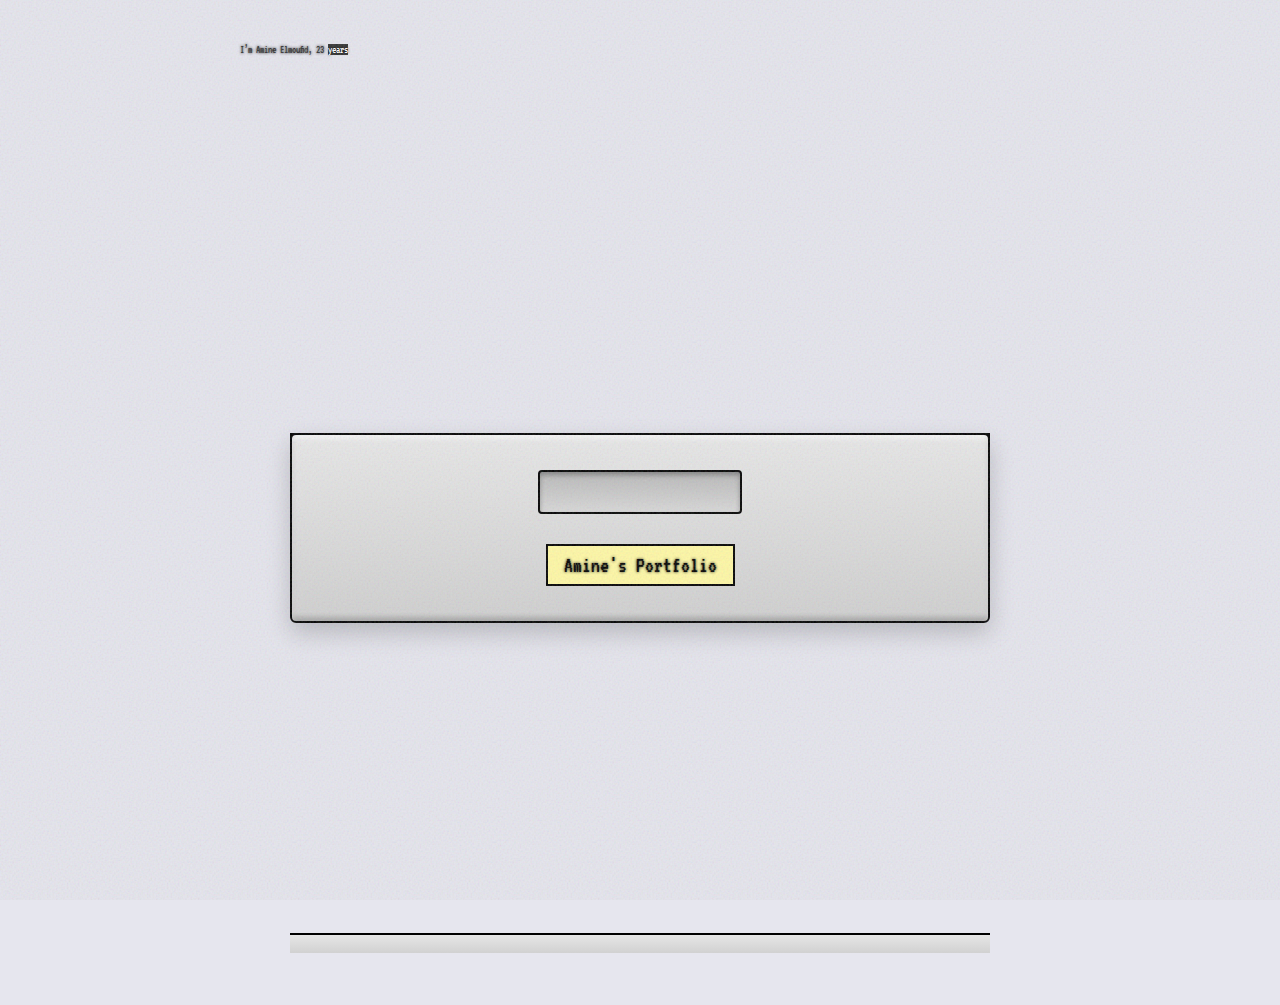
<file: index.html>
<!DOCTYPE html>
<html lang="en">
<head>
    <meta charset="UTF-8">
    <meta name="viewport" content="width=device-width, initial-scale=1.0">
    <title>Amine's Portfolio</title>
    <link href='https://fonts.googleapis.com/css2?family=VT323&display=swap' rel="stylesheet">
    <link rel="stylesheet" href="style.css">
</head>
<body>
    <div id="intro-text"></div>
    <div id="cabinet" class="file-cabinet-container">
        <div class="cabinet-front">
            <div class="door-handle-recess"></div>
             <div id="cabinet-toggle-button" class="secret-files-label">Amine's Portfolio</div>
        </div>

        <div class="cabinet-body">
            <div id="file-stack" class="file-stack">
                <!-- Folders generated by JavaScript -->
            </div>
        </div>
        <div class="cabinet-base"></div>
    </div>
    
    <audio id="about-me-audio" src="assets/audio/about_me.mp3" preload="auto" hidden></audio>
    <audio id="experiences-audio" src="assets/audio/experiences.mp3" preload="auto" hidden></audio>
    <audio id="personality-audio" src="assets/audio/personality.mp3" preload="auto" hidden></audio>
    <audio id="skills-audio" src="assets/audio/skills.mp3" preload="auto" hidden></audio>
    <audio id="what-ive-done-audio" src="assets/audio/What I’ve Done/what-i-ve-done-as-a-co-zqn3xjfs-2025-09-03-.mp3" preload="metadata"></audio>

    <script src="content.js"></script>
    <script src="assets/data/about_me.js"></script>
    <script src="assets/data/experiences.js"></script>
    <script src="assets/data/personality.js"></script>
    <script src="assets/data/skills.js"></script>
    <script src="assets/data/what-i-ve-done.js"></script>
    <script src="script.js"></script>
</body>
</html>
</file>
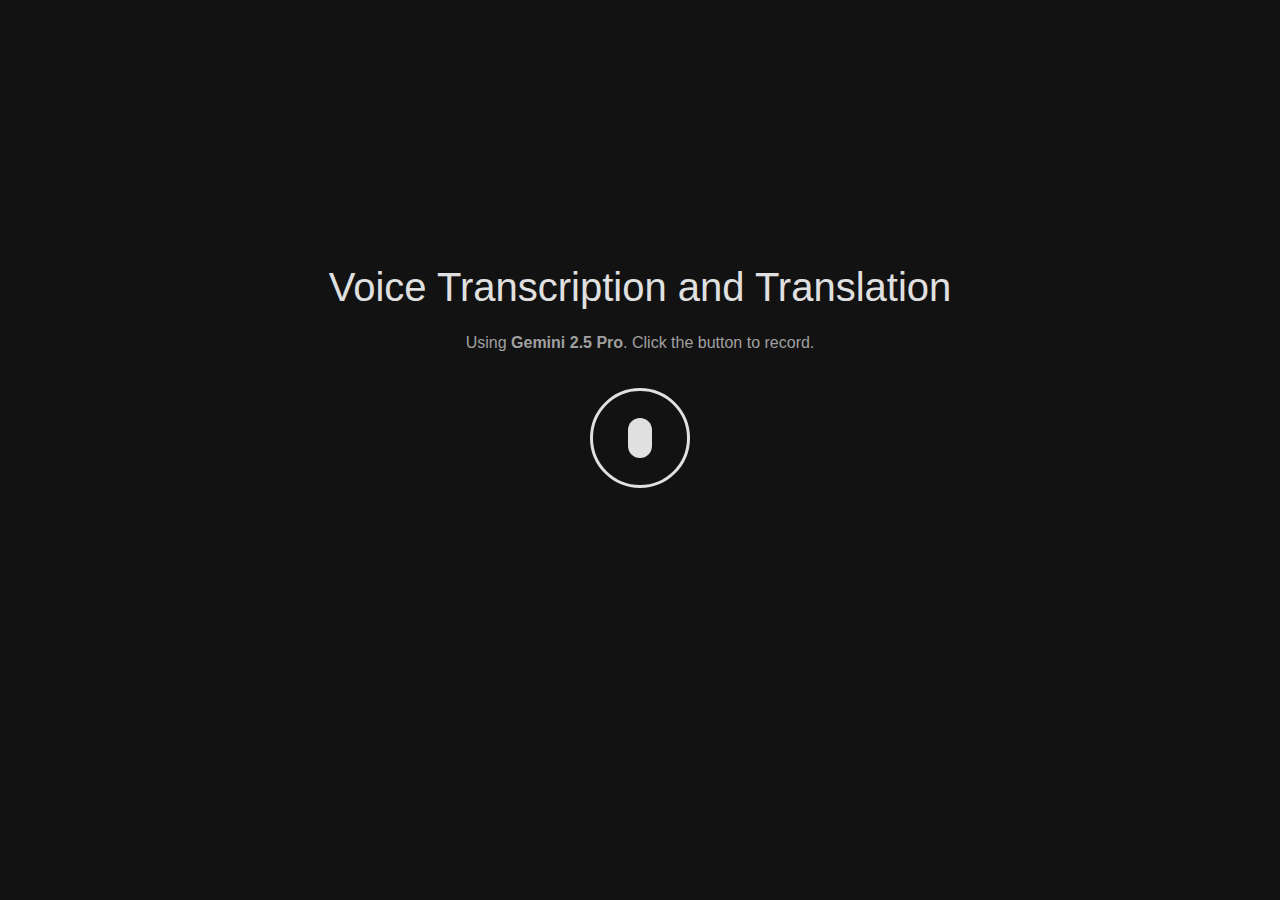
<file: whisper/index.html>
<!DOCTYPE html>
<html lang="en">
<head>
    <meta charset="UTF-8">
    <meta name="viewport" content="width=device-width, initial-scale=1.0">
    <title>Voice to Text and Translation (Gemini 2.5 Pro)</title>
    <link rel="stylesheet" href="style.css">
</head>
<body>
    <h1>Voice Transcription and Translation</h1>
    <p>Using <b>Gemini 2.5 Pro</b>. Click the button to record.</p>
    <button id="recordToggleButton" aria-label="Start Recording">
        <div class="icon"></div>
        <div class="spinner"></div>
    </button>
    <div id="status"></div>
    <div id="output"></div>

    <script src="script.js" defer></script>
</body>
</html>
</file>
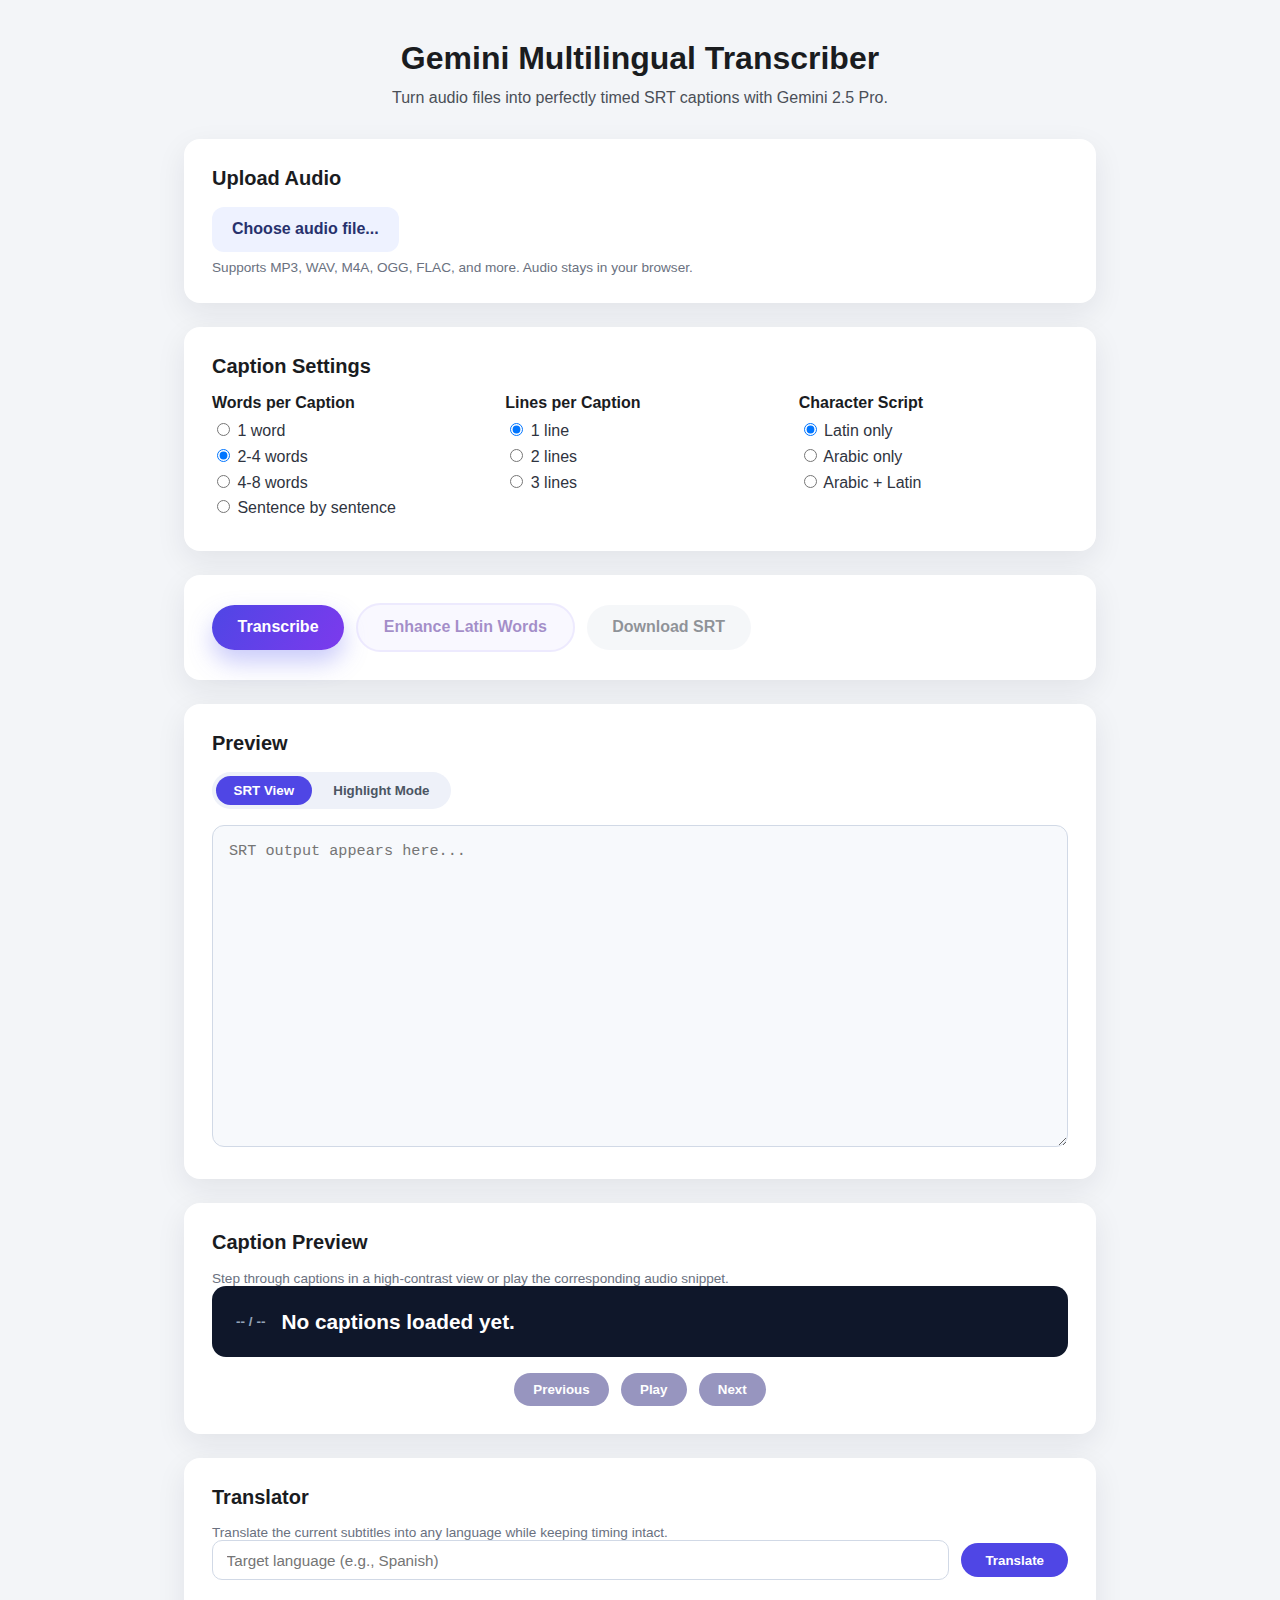
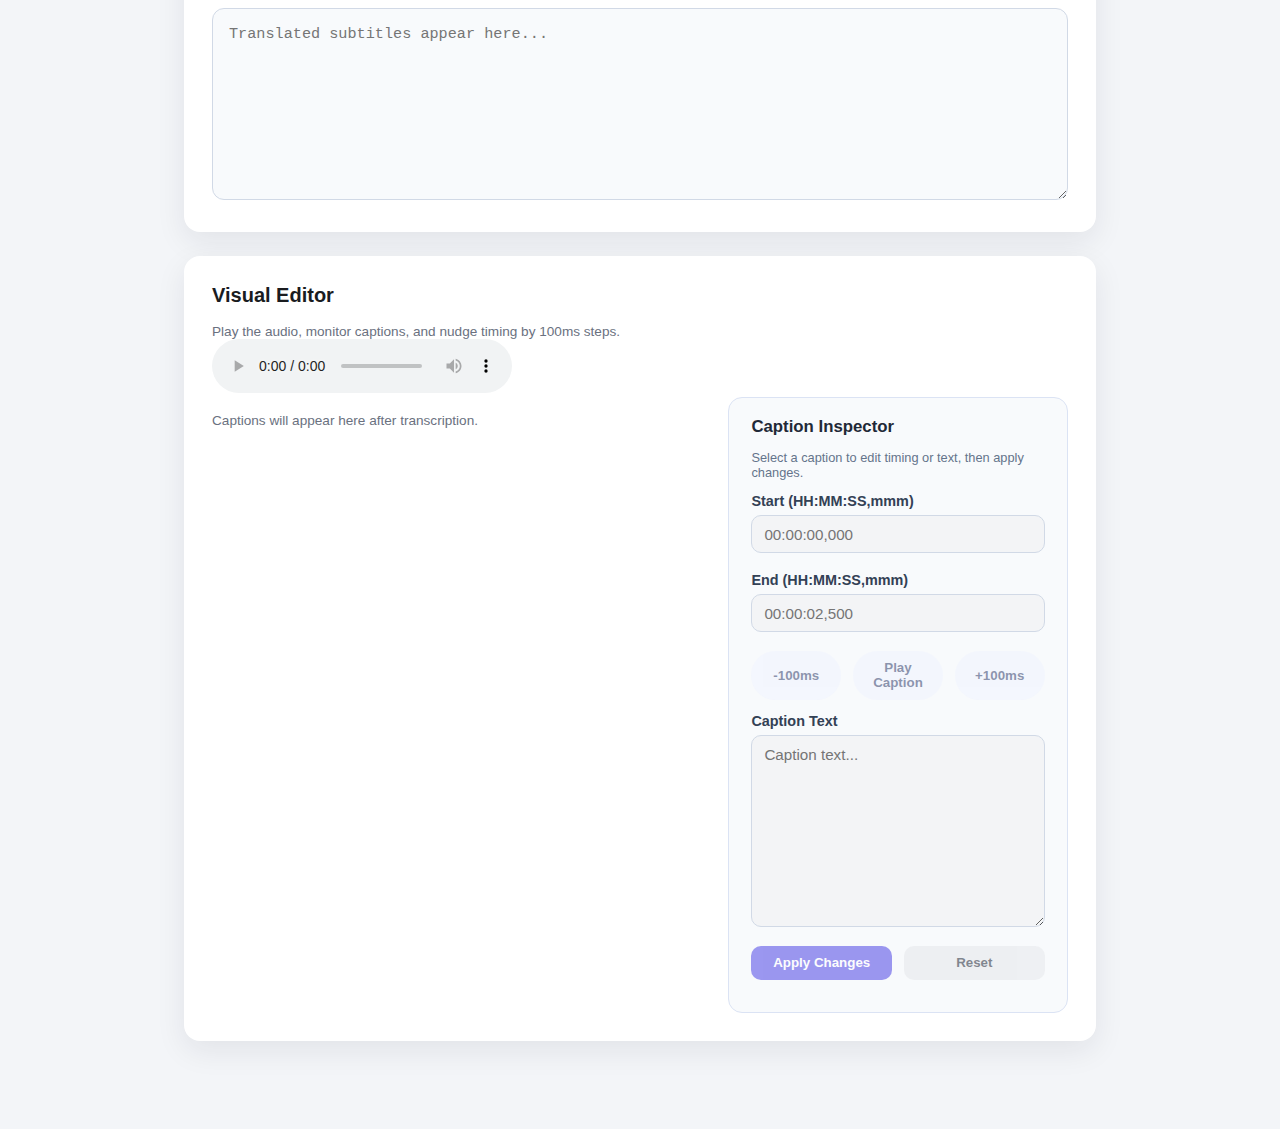
<file: tools/transcrber/index.html>
<!DOCTYPE html>
<html lang="en">
<head>
  <meta charset="UTF-8">
  <meta name="viewport" content="width=device-width, initial-scale=1.0">
  <title>Gemini Multilingual Transcriber</title>
  <link rel="stylesheet" href="styles.css">
</head>
<body>
  <main class="app-container">
    <header>
      <h1>Gemini Multilingual Transcriber</h1>
      <p>Turn audio files into perfectly timed SRT captions with Gemini 2.5 Pro.</p>
    </header>

    <section class="card">
      <h2>Upload Audio</h2>
      <label class="file-input">
        <span id="file-label">Choose audio file...</span>
        <input type="file" id="audio-file" accept=".mp3,.mpeg,.wav,.m4a,.ogg,.flac,.webm,audio/*">
      </label>
      <p class="hint">Supports MP3, WAV, M4A, OGG, FLAC, and more. Audio stays in your browser.</p>
    </section>

    <section class="card">
      <h2>Caption Settings</h2>
      <div class="options-grid">
        <div>
          <h3>Words per Caption</h3>
          <label><input type="radio" name="words-per-caption" value="single"> 1 word</label>
          <label><input type="radio" name="words-per-caption" value="short" checked> 2-4 words</label>
          <label><input type="radio" name="words-per-caption" value="medium"> 4-8 words</label>
          <label><input type="radio" name="words-per-caption" value="sentence"> Sentence by sentence</label>
        </div>
        <div>
          <h3>Lines per Caption</h3>
          <label><input type="radio" name="lines-per-caption" value="1" checked> 1 line</label>
          <label><input type="radio" name="lines-per-caption" value="2"> 2 lines</label>
          <label><input type="radio" name="lines-per-caption" value="3"> 3 lines</label>
        </div>
        <div>
          <h3>Character Script</h3>
          <label><input type="radio" name="character-script" value="latin" checked> Latin only</label>
          <label><input type="radio" name="character-script" value="arabic"> Arabic only</label>
          <label><input type="radio" name="character-script" value="both"> Arabic + Latin</label>
        </div>
      </div>
    </section>

    <section class="card actions">
      <button id="transcribe-btn">Transcribe</button>
      <button id="language-fix-btn" disabled>Enhance Latin Words</button>
      <button id="download-btn" disabled>Download SRT</button>
      <p id="status"></p>
    </section>

    <section class="card">
      <h2>Preview</h2>
      <div class="preview-tabs">
        <button id="view-srt-btn" class="active" type="button">SRT View</button>
        <button id="view-highlight-btn" type="button">Highlight Mode</button>
      </div>
      <textarea id="srt-output" rows="16" placeholder="SRT output appears here..."></textarea>
      <div id="highlight-container" class="highlight-container hidden">
        <p class="hint">Highlight uncertain phrases, tweak the timing or wording, and replay just that portion of the audio.</p>
        <div class="highlight-actions">
          <button id="mark-uncertain-btn" type="button" disabled>Mark Uncertain</button>
          <button id="clear-play-btn" type="button" disabled>Clear &amp; Play</button>
        </div>
        <div id="highlight-list" class="highlight-list">
          <p class="hint">Run a transcription first, then switch to highlight mode to review plain text.</p>
        </div>
      </div>
    </section>

    <section class="card" id="caption-preview-card">
      <h2>Caption Preview</h2>
      <p class="hint">Step through captions in a high-contrast view or play the corresponding audio snippet.</p>
      <div class="preview-display">
        <span id="preview-counter" class="preview-counter">-- / --</span>
        <div class="preview-text-wrapper">
          <p id="preview-text" class="preview-text">No captions loaded yet.</p>
        </div>
      </div>
      <div class="preview-controls">
        <button id="preview-prev-btn" type="button" disabled>Previous</button>
        <button id="preview-play-btn" type="button" disabled>Play</button>
        <button id="preview-next-btn" type="button" disabled>Next</button>
      </div>
    </section>

    <section class="card" id="translator-card">
      <h2>Translator</h2>
      <p class="hint">Translate the current subtitles into any language while keeping timing intact.</p>
      <div class="translator-controls">
        <input id="translator-language" type="text" placeholder="Target language (e.g., Spanish)" />
        <button id="translate-btn" type="button">Translate</button>
      </div>
      <p id="translator-status" class="hint"></p>
      <textarea id="translation-output" rows="8" placeholder="Translated subtitles appear here..." readonly></textarea>
    </section>

    <section class="card" id="visual-editor">
      <h2>Visual Editor</h2>
      <p class="hint">Play the audio, monitor captions, and nudge timing by 100ms steps.</p>
      <audio id="audio-player" controls preload="metadata"></audio>
      <div class="editor-grid">
        <div id="caption-list" class="caption-list">
          <p class="hint">Captions will appear here after transcription.</p>
        </div>
        <div class="caption-inspector" id="caption-inspector">
          <h3>Caption Inspector</h3>
          <p class="hint">Select a caption to edit timing or text, then apply changes.</p>
          <label>
            Start (HH:MM:SS,mmm)
            <input id="inspector-start" type="text" placeholder="00:00:00,000" disabled>
          </label>
          <label>
            End (HH:MM:SS,mmm)
            <input id="inspector-end" type="text" placeholder="00:00:02,500" disabled>
          </label>
          <div class="inspector-timing">
            <button id="shift-back-btn" disabled>-100ms</button>
            <button id="play-caption-btn" disabled>Play Caption</button>
            <button id="shift-forward-btn" disabled>+100ms</button>
          </div>
          <label>
            Caption Text
            <textarea id="inspector-text" rows="4" placeholder="Caption text..." disabled></textarea>
          </label>
          <div class="inspector-actions">
            <button id="apply-caption-btn" disabled>Apply Changes</button>
            <button id="reset-caption-btn" disabled>Reset</button>
          </div>
          <p id="inspector-status" class="hint"></p>
        </div>
      </div>
    </section>
  </main>

  <script src="prompts.js"></script>
  <script src="app.js"></script>
</body>
</html>
</file>
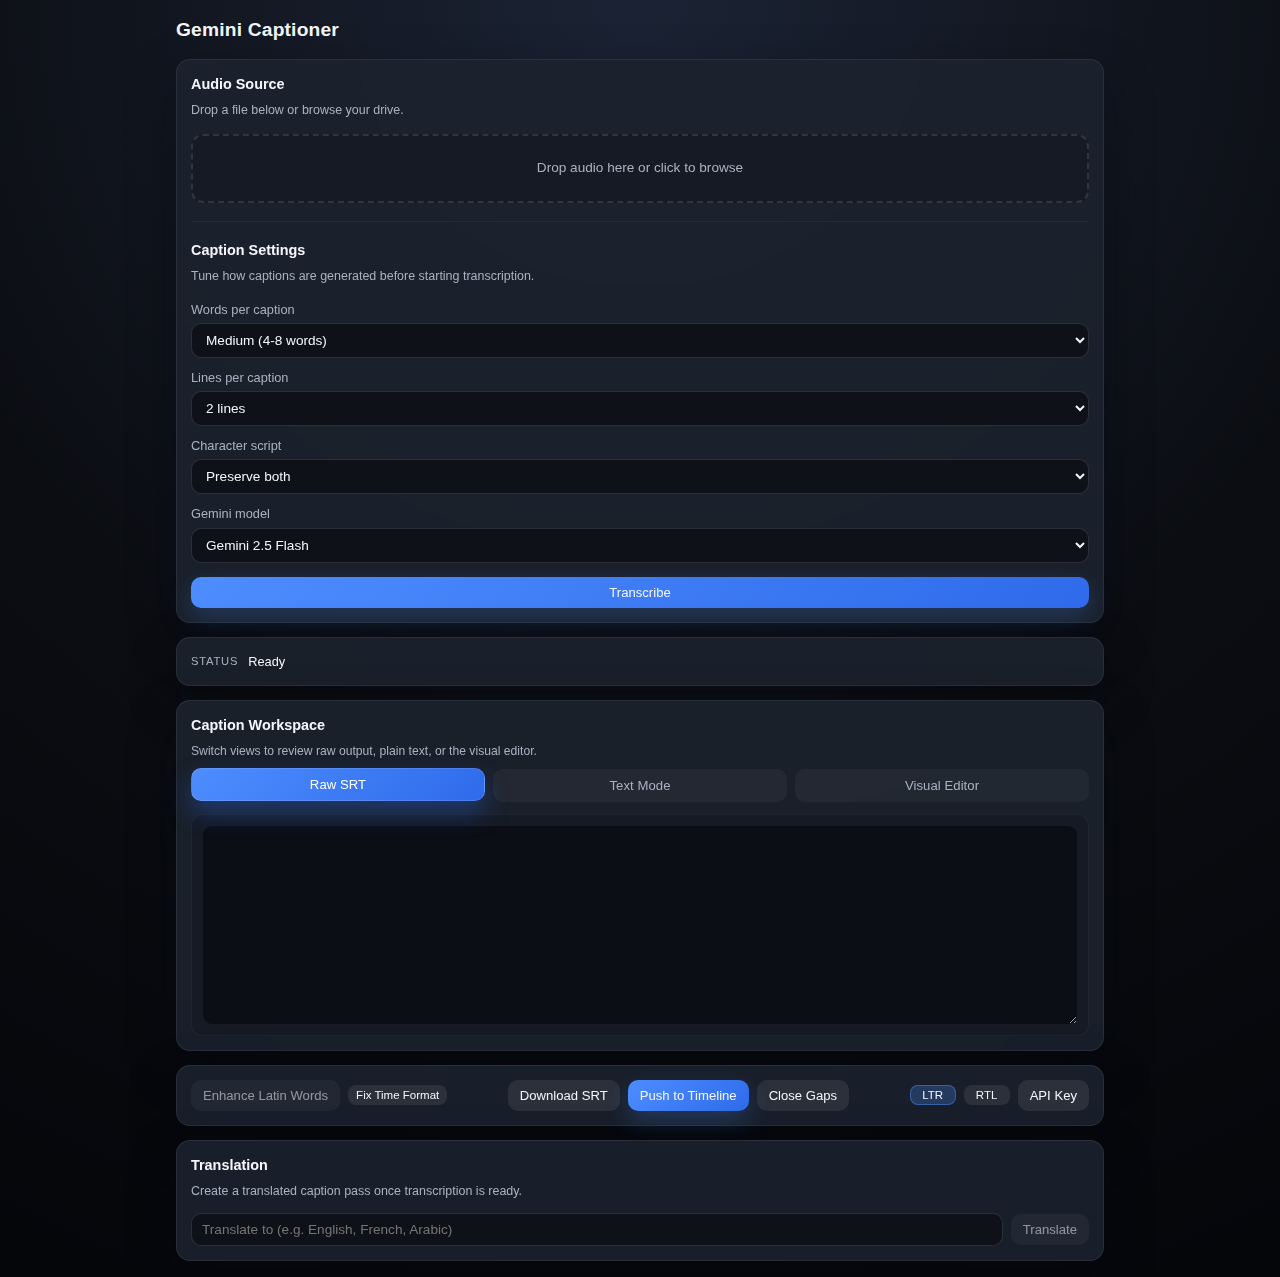
<file: tools/srt-gemini/GeminiCaptioner/index.html>
<!DOCTYPE html>
<html lang="en">
<head>
  <meta charset="UTF-8">
  <title>Gemini Captioner</title>
  <meta http-equiv="Content-Security-Policy"
        content="default-src 'self' https://generativelanguage.googleapis.com; img-src 'self' data:; media-src 'self' blob:; script-src 'self'; style-src 'self' 'unsafe-inline';">
  <link rel="stylesheet" href="./css/styles.css">
</head>
<body>
  <div id="app">
    <header class="panel-header">
      <h1>Gemini Captioner</h1>
      <div class="host-info" id="hostInfo"></div>
    </header>

    <div class="workspace">
      <section class="panel-card panel-card--upload">
        <header class="panel-card__header">
          <h2>Audio Source</h2>
          <p>Drop a file below or browse your drive.</p>
        </header>
        <label class="dropzone" id="dropzone">
          <input type="file" id="audioInput" accept=".mp3,.wav,.m4a,.aac,.flac,.ogg" hidden>
          <span id="dropLabel">Drop audio here or click to browse</span>
        </label>
        <div class="audio-preview hidden" id="audioPreview">
          <audio id="audioPlayer" controls></audio>
          <div class="audio-meta" id="audioMeta"></div>
        </div>

        <div class="panel-divider"></div>

        <header class="panel-card__header">
          <h2>Caption Settings</h2>
          <p>Tune how captions are generated before starting transcription.</p>
        </header>
        <div class="controls-grid">
          <div class="control-group">
            <label for="wordsPerCaption">Words per caption</label>
            <select id="wordsPerCaption">
              <option value="single">Single (1 word)</option>
              <option value="short">Short (2-4 words)</option>
              <option value="medium" selected>Medium (4-8 words)</option>
              <option value="sentence">Sentence (full sentence)</option>
            </select>
          </div>
          <div class="control-group">
            <label for="linesPerCaption">Lines per caption</label>
            <select id="linesPerCaption">
              <option value="1">1 line</option>
              <option value="2" selected>2 lines</option>
              <option value="3">3 lines</option>
            </select>
          </div>
          <div class="control-group">
            <label for="scriptChoice">Character script</label>
            <select id="scriptChoice">
              <option value="latin">Latin</option>
              <option value="arabic">Arabic</option>
              <option value="both" selected>Preserve both</option>
            </select>
          </div>
          <div class="control-group">
            <label for="modelChoice">Gemini model</label>
            <select id="modelChoice">
              <option value="models/gemini-2.5-flash" selected>Gemini 2.5 Flash</option>
              <option value="models/gemini-2.5-pro">Gemini 2.5 Pro</option>
              <option value="models/gemini-2.0-flash">Gemini 2.0 Flash</option>
              <option value="models/gemini-flash-lite-latest">Gemini Flash Lite (latest)</option>
            </select>
          </div>
        </div>
        <button id="transcribeBtn" class="primary" type="button">Transcribe</button>
      </section>

      <div class="panel-card status-card">
        <span class="status-label">Status</span>
        <div class="status-message" id="statusBar"></div>
      </div>

      <section class="panel-card viewer-card">
        <header class="panel-card__header viewer-header">
          <div>
            <h2>Caption Workspace</h2>
            <p>Switch views to review raw output, plain text, or the visual editor.</p>
          </div>
        </header>
        <nav class="view-tabs" role="tablist">
          <button type="button" data-view="srt" class="active">Raw SRT</button>
          <button type="button" data-view="text">Text Mode</button>
          <button type="button" data-view="editor">Visual Editor</button>
        </nav>

        <div class="view-surfaces">
          <div class="view-surface" id="viewSRT">
            <textarea id="srtOutput" spellcheck="false"></textarea>
          </div>

          <div class="view-surface hidden" id="viewText">
            <div class="plain-text" id="plainTextView"></div>
          </div>

          <div class="view-surface hidden" id="viewEditor">
          <div class="table-head">
            <span>#</span><span>Start</span><span>End</span><span>Waveform</span><span>Caption</span><span>Play</span>
          </div>
            <div class="caption-table" id="captionTable"></div>
          </div>
        </div>
      </section>

      <div class="panel-card action-bar">
        <div class="action-group">
          <button id="enhanceBtn" type="button">Enhance Latin Words</button>
          <button id="normalizeSrtBtn" class="tiny" type="button" title="Normalize SRT time format">Fix Time Format</button>
        </div>
        <div class="action-group">
          <button id="downloadBtn" type="button">Download SRT</button>
          <button id="pushPremiereBtn" class="primary" type="button">Push to Timeline</button>
          <button id="closeGapsBtn" type="button" title="Close gaps between captions">Close Gaps</button>
        </div>
        <div class="action-group direction-toggle">
          <button id="ltrBtn" class="tiny" type="button" title="Left-to-right text direction">LTR</button>
          <button id="rtlBtn" class="tiny" type="button" title="Right-to-left text direction">RTL</button>
          <button id="updateApiKeyBtn" type="button" title="Update Gemini API key">API Key</button>
        </div>
      </div>

      <section class="panel-card translator-card">
        <header class="panel-card__header">
          <h2>Translation</h2>
          <p>Create a translated caption pass once transcription is ready.</p>
        </header>
        <div class="translator">
          <input id="translationLanguage" type="text" placeholder="Translate to (e.g. English, French, Arabic)">
          <button id="translateBtn" type="button">Translate</button>
        </div>
      </section>
    </div>
  </div>

  <div id="apiKeyModal" class="modal hidden">
    <div class="modal__card">
      <h3>Gemini API Key</h3>
      <p>Paste your Google Gemini API key below. It is stored locally for this panel only.</p>
      <input id="apiKeyInput" type="password" placeholder="AIza...">
      <div class="modal__actions">
        <button id="apiKeyCancelBtn" type="button">Cancel</button>
        <button id="apiKeySaveBtn" class="primary" type="button">Save</button>
      </div>
    </div>
  </div>

  <script src="./js/main.js"></script>
</body>
</html>
</file>
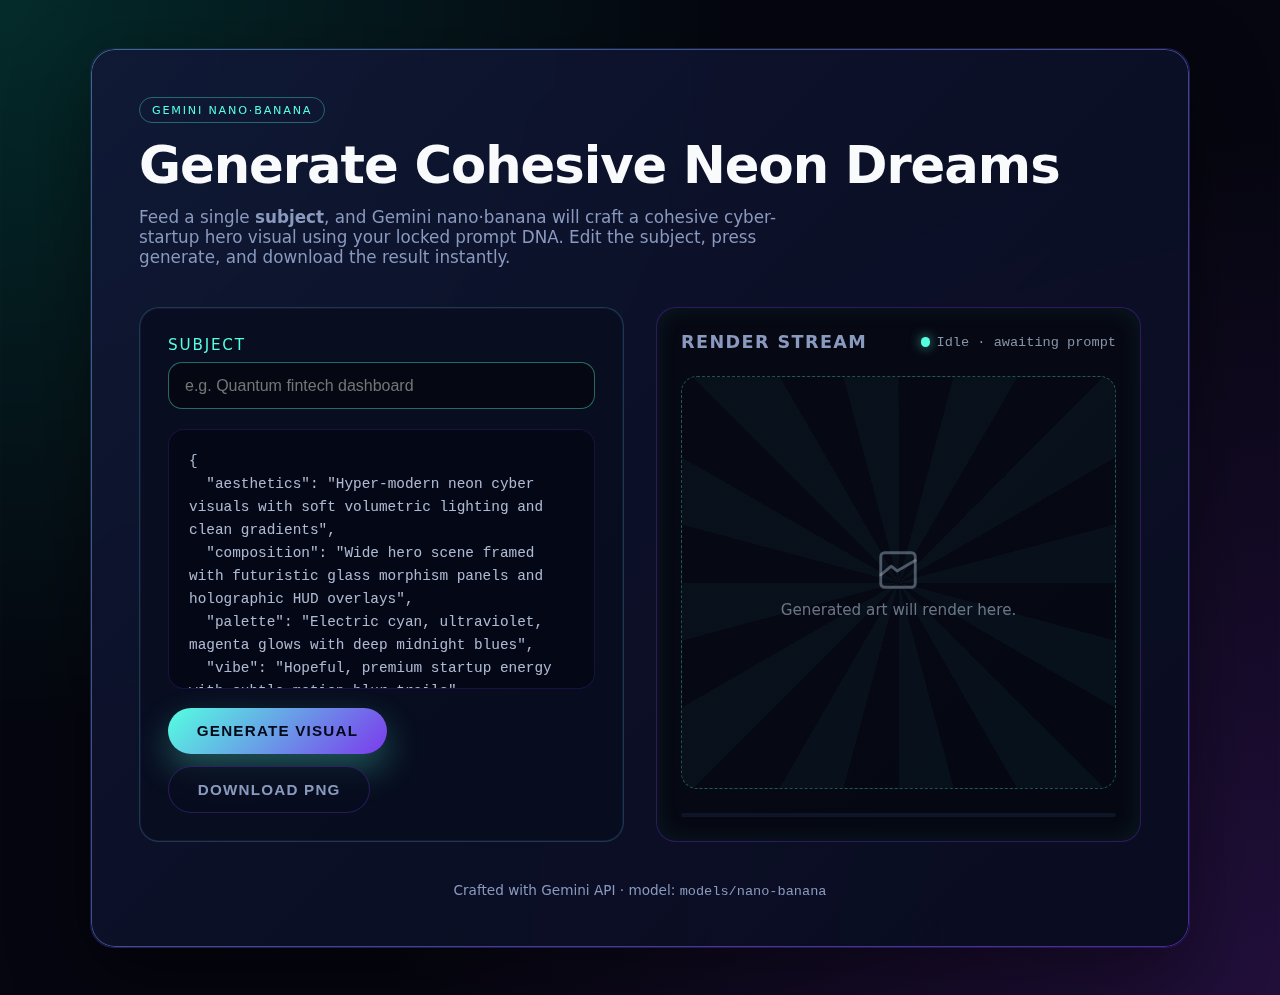
<file: gemini-image.html>
<!DOCTYPE html>
<html lang="en">
<head>
  <meta charset="UTF-8" />
  <meta name="viewport" content="width=device-width, initial-scale=1.0" />
  <title>NeonForge · Gemini NanoBanana Image Lab</title>
  <style>
    :root {
      color-scheme: dark;
      --bg: #05060f;
      --bg-glow: radial-gradient(circle at top left, rgba(0, 255, 196, 0.15), transparent 45%),
        radial-gradient(circle at bottom right, rgba(147, 51, 234, 0.2), transparent 55%);
      --card: rgba(12, 15, 35, 0.7);
      --accent: #55ffe1;
      --accent-strong: #7c3aed;
      --text-primary: #f8fafc;
      --text-secondary: #8a9abf;
      --border: rgba(85, 255, 225, 0.35);
    }

    * {
      box-sizing: border-box;
    }

    body {
      margin: 0;
      min-height: 100vh;
      font-family: "Space Grotesk", "Inter", system-ui, -apple-system, BlinkMacSystemFont, "Segoe UI", sans-serif;
      background: var(--bg);
      background-image: var(--bg-glow);
      color: var(--text-primary);
      display: flex;
      align-items: center;
      justify-content: center;
      padding: 3rem 1.5rem;
    }

    .shell {
      width: min(1100px, 100%);
      background: linear-gradient(135deg, rgba(18, 24, 56, 0.85), rgba(8, 12, 30, 0.92));
      border: 1px solid rgba(124, 58, 237, 0.2);
      border-radius: 24px;
      padding: 3rem;
      position: relative;
      overflow: hidden;
      box-shadow: 0 25px 80px rgba(0, 0, 0, 0.4);
      backdrop-filter: blur(18px);
    }

    .shell::before {
      content: "";
      position: absolute;
      inset: 0;
      border-radius: inherit;
      padding: 1px;
      background: linear-gradient(135deg, rgba(85, 255, 225, 0.4), rgba(124, 58, 237, 0.6));
      -webkit-mask:
        linear-gradient(#000 0 0) content-box,
        linear-gradient(#000 0 0);
      -webkit-mask-composite: xor;
      mask-composite: exclude;
      pointer-events: none;
    }

    .grid {
      display: grid;
      gap: 2rem;
      grid-template-columns: repeat(auto-fit, minmax(280px, 1fr));
    }

    header {
      display: flex;
      flex-direction: column;
      gap: 0.75rem;
      margin-bottom: 2.5rem;
    }

    .badge {
      width: fit-content;
      padding: 0.35rem 0.75rem;
      border-radius: 999px;
      border: 1px solid rgba(85, 255, 225, 0.35);
      color: var(--accent);
      text-transform: uppercase;
      letter-spacing: 0.16em;
      font-size: 0.7rem;
    }

    h1 {
      font-size: clamp(2.4rem, 4vw, 3.5rem);
      margin: 0;
      letter-spacing: -0.02em;
    }

    p.lead {
      margin: 0;
      font-size: 1.05rem;
      color: var(--text-secondary);
      max-width: 60ch;
    }

    form {
      display: flex;
      flex-direction: column;
      gap: 1.2rem;
      padding: 1.75rem;
      background: rgba(7, 12, 30, 0.75);
      border-radius: 20px;
      border: 1px solid rgba(85, 255, 225, 0.2);
      box-shadow: inset 0 0 0 1px rgba(124, 58, 237, 0.15);
    }

    label {
      font-size: 0.95rem;
      color: var(--accent);
      text-transform: uppercase;
      letter-spacing: 0.12em;
    }

    .input-group {
      display: flex;
      flex-direction: column;
      gap: 0.5rem;
    }

    input[type="text"] {
      border: 1px solid rgba(85, 255, 225, 0.4);
      border-radius: 14px;
      padding: 0.85rem 1rem;
      background: rgba(5, 8, 18, 0.85);
      color: var(--text-primary);
      font-size: 1rem;
      transition: border 200ms ease, box-shadow 200ms ease;
    }

    input[type="text"]:focus {
      outline: none;
      border-color: var(--accent);
      box-shadow: 0 0 0 3px rgba(85, 255, 225, 0.25);
    }

    .prompt-preview {
      font-family: "IBM Plex Mono", "SFMono-Regular", Menlo, monospace;
      background: rgba(2, 6, 20, 0.8);
      border: 1px solid rgba(124, 58, 237, 0.2);
      border-radius: 16px;
      padding: 1.25rem;
      font-size: 0.9rem;
      color: rgba(217, 230, 255, 0.8);
      line-height: 1.6;
      max-height: 260px;
      overflow: auto;
      white-space: pre-wrap;
    }

    .actions {
      display: flex;
      gap: 0.75rem;
      flex-wrap: wrap;
    }

    button {
      appearance: none;
      border: none;
      border-radius: 999px;
      padding: 0.9rem 1.8rem;
      font-size: 0.95rem;
      font-weight: 600;
      letter-spacing: 0.08em;
      text-transform: uppercase;
      cursor: pointer;
      transition: transform 200ms ease, box-shadow 200ms ease, background 200ms ease;
    }

    button.generate {
      background: linear-gradient(135deg, var(--accent), var(--accent-strong));
      color: #020817;
      box-shadow: 0 15px 35px rgba(85, 255, 225, 0.3);
    }

    button.generate:hover {
      transform: translateY(-2px);
      box-shadow: 0 20px 40px rgba(124, 58, 237, 0.4);
    }

    button.secondary {
      background: rgba(7, 12, 30, 0.7);
      color: var(--text-secondary);
      border: 1px solid rgba(124, 58, 237, 0.3);
    }

    button.secondary:hover {
      color: var(--accent);
      border-color: var(--accent);
      transform: translateY(-1px);
    }

    .output-panel {
      position: relative;
      background: rgba(5, 8, 18, 0.9);
      border-radius: 20px;
      padding: 1.5rem;
      border: 1px solid rgba(124, 58, 237, 0.35);
      min-height: 360px;
      display: flex;
      flex-direction: column;
      gap: 1.5rem;
      box-shadow: inset 0 0 25px rgba(85, 255, 225, 0.08);
    }

    .output-header {
      display: flex;
      align-items: center;
      justify-content: space-between;
      gap: 1rem;
    }

    .output-header h2 {
      margin: 0;
      font-size: 1.1rem;
      letter-spacing: 0.08em;
      text-transform: uppercase;
      color: var(--text-secondary);
    }

    .img-stage {
      flex: 1;
      display: grid;
      place-items: center;
      background: repeating-conic-gradient(from 45deg, rgba(85, 255, 225, 0.04) 0deg 15deg, transparent 15deg 30deg);
      border-radius: 16px;
      border: 1px dashed rgba(85, 255, 225, 0.3);
      padding: 1rem;
      position: relative;
    }

    .img-stage img {
      max-width: 100%;
      border-radius: 14px;
      box-shadow: 0 20px 50px rgba(0, 0, 0, 0.35);
    }

    .placeholder {
      text-align: center;
      color: rgba(148, 163, 184, 0.7);
      font-size: 0.95rem;
      display: flex;
      flex-direction: column;
      gap: 0.5rem;
      align-items: center;
    }

    .progress {
      width: 100%;
      height: 4px;
      border-radius: 999px;
      background: rgba(15, 23, 42, 0.9);
      overflow: hidden;
    }

    .progress::after {
      content: "";
      display: block;
      width: var(--progress, 0%);
      height: 100%;
      background: linear-gradient(90deg, rgba(85, 255, 225, 0.8), rgba(124, 58, 237, 0.8));
      transition: width 120ms ease;
    }

    .status-line {
      font-family: "IBM Plex Mono", monospace;
      font-size: 0.85rem;
      color: rgba(148, 163, 184, 0.9);
      display: flex;
      align-items: center;
      gap: 0.4rem;
    }

    .status-dot {
      width: 0.6rem;
      height: 0.6rem;
      border-radius: 50%;
      background: var(--accent);
      box-shadow: 0 0 12px rgba(85, 255, 225, 0.7);
    }

    .error {
      color: #f87171;
    }

    footer {
      margin-top: 2.5rem;
      text-align: center;
      color: var(--text-secondary);
      font-size: 0.85rem;
    }

    @media (max-width: 768px) {
      .shell {
        padding: 2rem;
      }

      form {
        padding: 1.4rem;
      }

      .output-panel {
        padding: 1.25rem;
      }
    }
  </style>
</head>
<body>
  <div class="shell">
    <header>
      <span class="badge">Gemini nano·banana</span>
      <h1>Generate Cohesive Neon Dreams</h1>
      <p class="lead">
        Feed a single <strong>subject</strong>, and Gemini nano·banana will craft a cohesive cyber-startup hero visual using your
        locked prompt DNA. Edit the subject, press generate, and download the result instantly.
      </p>
    </header>

    <div class="grid">
      <form id="prompt-form">
        <div class="input-group">
          <label for="subject">Subject</label>
          <input id="subject" name="subject" type="text" placeholder="e.g. Quantum fintech dashboard" required />
        </div>

        <div class="prompt-preview" id="prompt-preview" aria-live="polite"></div>

        <div class="actions">
          <button class="generate" type="submit">Generate visual</button>
          <button class="secondary" type="button" id="download-btn" disabled>Download PNG</button>
        </div>
      </form>

      <section class="output-panel">
        <div class="output-header">
          <h2>Render stream</h2>
          <div class="status-line" id="status-line">
            <span class="status-dot"></span>
            <span id="status-text">Idle · awaiting prompt</span>
          </div>
        </div>

        <div class="img-stage" id="img-stage">
          <div class="placeholder" id="placeholder">
            <svg width="46" height="46" viewBox="0 0 24 24" fill="none" stroke="rgba(148, 163, 184, 0.5)" stroke-width="1.5" stroke-linecap="round" stroke-linejoin="round" aria-hidden="true">
              <rect x="3" y="3" width="18" height="18" rx="2"></rect>
              <path d="M3 14.5 8.5 10l3 2.5L21 7"></path>
            </svg>
            <span>Generated art will render here.</span>
          </div>
        </div>

        <div class="progress" id="progress"></div>
      </section>
    </div>

    <footer>
      Crafted with Gemini API · model: <code>models/nano-banana</code>
    </footer>
  </div>

  <script>
    const API_KEY = "AIzaSyAcJ2ZHlmjzuNwbkah8uy9dPvOm-DCGUeI";
    const MODEL_ID = "models/nano-banana";

    const promptBlueprint = {
      aesthetics: "Hyper-modern neon cyber visuals with soft volumetric lighting and clean gradients",
      composition: "Wide hero scene framed with futuristic glass morphism panels and holographic HUD overlays",
      palette: "Electric cyan, ultraviolet, magenta glows with deep midnight blues",
      vibe: "Hopeful, premium startup energy with subtle motion blur trails",
      subject: "",
      output: {
        aspect_ratio: "16:9",
        medium: "ultra-detailed digital illustration",
        details: [
          "soft bloom lighting",
          "glassy UI shards",
          "nano circuitry textures"
        ]
      }
    };

    const form = document.getElementById("prompt-form");
    const subjectInput = document.getElementById("subject");
    const promptPreview = document.getElementById("prompt-preview");
    const statusText = document.getElementById("status-text");
    const statusLine = document.getElementById("status-line");
    const progress = document.getElementById("progress");
    const imgStage = document.getElementById("img-stage");
    const placeholder = document.getElementById("placeholder");
    const downloadBtn = document.getElementById("download-btn");

    let currentImageDataUrl = null;

    const renderPromptPreview = (subjectValue) => {
      const previewObject = { ...promptBlueprint, subject: subjectValue.trim() };
      promptPreview.textContent = JSON.stringify(previewObject, null, 2);
    };

    subjectInput.addEventListener("input", (event) => {
      renderPromptPreview(event.target.value || "");
    });

    renderPromptPreview(subjectInput.value);

    const setStatus = (text, isError = false) => {
      statusText.textContent = text;
      statusLine.classList.toggle("error", isError);
      statusText.classList.toggle("error", isError);
    };

    const setProgress = (value) => {
      progress.style.setProperty("--progress", `${value}%`);
    };

    const resetOutput = () => {
      setProgress(0);
      setStatus("Idle · awaiting prompt");
      imgStage.innerHTML = "";
      imgStage.appendChild(placeholder);
      downloadBtn.disabled = true;
      currentImageDataUrl = null;
    };

    const createImageElement = (dataUrl) => {
      const img = document.createElement("img");
      img.src = dataUrl;
      img.alt = "Generated artwork";
      img.loading = "lazy";
      return img;
    };

    const buildRequestPayload = (subject) => {
      const composedPrompt = { ...promptBlueprint, subject };
      return {
        prompt: {
          text: JSON.stringify(composedPrompt)
        }
      };
    };

    const callGemini = async (subject) => {
      const payload = buildRequestPayload(subject);
      const response = await fetch(`https://generativelanguage.googleapis.com/v1beta/${MODEL_ID}:generateImage?key=${API_KEY}`, {
        method: "POST",
        headers: {
          "Content-Type": "application/json"
        },
        body: JSON.stringify(payload)
      });

      if (!response.ok) {
        const errorText = await response.text();
        throw new Error(`Gemini error ${response.status}: ${errorText}`);
      }

      return response.json();
    };

    const extractImageData = (apiResponse) => {
      const generated = apiResponse?.generatedImages?.[0];
      if (!generated?.bytesBase64Encoded) {
        throw new Error("No image bytes returned from Gemini.");
      }
      const mimeType = generated.mimeType || "image/png";
      return {
        dataUrl: `data:${mimeType};base64,${generated.bytesBase64Encoded}`,
        prompt: generated?.prompt || null
      };
    };

    downloadBtn.addEventListener("click", () => {
      if (!currentImageDataUrl) return;
      const link = document.createElement("a");
      const timestamp = new Date().toISOString().replace(/[:.]/g, "-");
      link.download = `gemini-nanobanana-${timestamp}.png`;
      link.href = currentImageDataUrl;
      document.body.appendChild(link);
      link.click();
      document.body.removeChild(link);
    });

    form.addEventListener("submit", async (event) => {
      event.preventDefault();
      const subject = subjectInput.value.trim();
      if (!subject) {
        setStatus("Subject is required", true);
        return;
      }

      setStatus("Calling Gemini · forging pixels");
      setProgress(12);
      downloadBtn.disabled = true;
      placeholder.remove();
      imgStage.innerHTML = "";

      try {
        const response = await callGemini(subject);
        setProgress(58);
        const { dataUrl } = extractImageData(response);
        setProgress(92);
        const img = createImageElement(dataUrl);
        imgStage.appendChild(img);
        currentImageDataUrl = dataUrl;
        downloadBtn.disabled = false;
        setProgress(100);
        setStatus("Complete · asset ready");
      } catch (error) {
        console.error(error);
        imgStage.innerHTML = "";
        imgStage.appendChild(placeholder);
        setProgress(0);
        setStatus(error.message || "Generation failed", true);
        downloadBtn.disabled = true;
        currentImageDataUrl = null;
      }
    });
  </script>
</body>
</html>
</file>
<file: style.css>
:root {
            --anim-duration: 0.8s;
            --anim-ease: cubic-bezier(0.16, 1, 0.3, 1);
        }

        body {
            background-color: #E6E6EE;
            font-family: 'VT323', monospace;
            font-size: 14px;
            display: flex;
            justify-content: center;
            align-items: center;
            min-height: 100vh;
            margin: 0;
            padding: 20px;
            box-sizing: border-box;
            overflow: hidden;
            text-shadow: 0 0 3px black;
        }

        .file-cabinet-container {
            position: relative;
            width: 100%;
            max-width: 700px;
            transition: transform var(--anim-duration) var(--anim-ease);
        }
        
        .cabinet-front {
            position: absolute;
            top: 0;
            left: 0;
            width: 100%;
            height: 190px;
            background: linear-gradient(to bottom, #E8E8E8, #D0D0D0);
            border: 2px solid black;
            border-radius: 6px;
            box-sizing: border-box;
            box-shadow: inset 0 4px 5px rgba(255,255,255,0.6), 
                        inset 0 -4px 5px rgba(0,0,0,0.2),
                        0 10px 25px rgba(0,0,0,0.2);
            
            z-index: 15;
            display: flex;
            flex-direction: column;
            justify-content: center;
            align-items: center;
            gap: 30px;
            
            transform: translateY(0);
            transition: transform 0.8s cubic-bezier(0.77, 0, 0.175, 1),
                        opacity var(--anim-duration) var(--anim-ease),
                        filter var(--anim-duration) var(--anim-ease);
            cursor: pointer;
        }

        .cabinet-front:hover:not(.no-hover) {
            transform: translateY(-5px);
        }

        .file-cabinet-container.is-open .cabinet-front {
            z-index: 4;
        }

        .door-handle-recess {
            width: 200px;
            height: 40px;
            background: linear-gradient(to bottom, #B8B8B8, #D8D8D8);
            border: 2px solid black;
            border-radius: 4px;
            box-shadow: inset 0 3px 5px rgba(0,0,0,0.3);
            transition: transform 0.2s ease;
        }
        
        .door-handle-recess:hover {
            transform: scale(1.05);
        }
        
        .file-cabinet-container.is-open .cabinet-front {
            transform: translateY(522px);
        }
        
        /* MODIFIED: The door no longer flies away, just applies a focus effect */
        .file-cabinet-container.folder-is-expanded .cabinet-front {
            transform: translateY(522px) translateY(450px); /* Move down with the bottom folders */
            opacity: 0.5;
            filter: blur(2px);
        }

        .cabinet-body {
            position: relative;
            perspective: 1200px;
            border: 2px solid black;
            background-color: #E6E6E6;
            position: relative;
        }

        .cabinet-body::before {
            content: '';
            position: absolute;
            top: 0;
            left: 0;
            width: 100%;
            height: 100%;
            background-image: repeating-linear-gradient(to bottom, #E6E6EE, #E6E6EE 20px, black 20px, black 22px);
            opacity: 0;
            transition: opacity 0.3s ease, filter var(--anim-duration) var(--anim-ease);
            z-index: 0;
        }

        .file-cabinet-container.folder-is-expanded .cabinet-body::before {
            opacity: 1;
            filter: blur(2px);
        }
        
        .file-stack {
            position: relative;
            padding-top: 30px;
            height: 0;
            transition: height 0.8s ease-in-out;
        }
        
        .file-cabinet-container.is-open .file-stack {
            height: 500px;
        }

        .file-cabinet-container.folder-is-expanded .file-stack { height: 800px; }
        
        .file-folder {
            height: 20px;
            position: relative;
            background-color: #F8F8F8;
            box-sizing: content-box;
            
            opacity: 0;
            transform: translateY(50px);
            transition: opacity 0.5s ease, 
                        transform var(--anim-duration) var(--anim-ease),
                        height var(--anim-duration) var(--anim-ease),
                        filter var(--anim-duration) var(--anim-ease);
        }

        .file-cabinet-container:not(.is-open) .file-folder {
            pointer-events: none;
        }
        
        .file-folder.is-expanded {
            height: 400px;
            z-index: 10;
            background-color: transparent;
            width: calc(100% + 4px);
            left: -2px;
        }

        /* Animations for making space */
        .file-folder.move-up {
            transform: translateY(-100vh);
            opacity: 0;
            filter: blur(4px);
        }
        .file-folder.move-down {
            transform: translateY(100vh);
            opacity: 0;
            filter: blur(4px);
        }

        .file-cabinet-container.folder-is-expanded .file-folder:not(.is-expanded) {
            pointer-events: none;
        }


        .file-cabinet-container.is-open .file-folder {
            opacity: 1;
            transform: translateY(0);
        }
        
        .folder-visuals {
            position: absolute;
            top: 0;
            left: 0;
            width: 100%;
            height: 20px;
            transition: transform 0.2s var(--anim-ease);
            will-change: transform;
        }

        .folder-visuals::before {
            content: '';
            position: absolute;
            top: 0;
            left: 0;
            width: 100%;
            height: 2px;
            background-color: black;
        }

        .file-folder:not(.is-expanded):hover .folder-visuals {
            transform: translateY(-4px);
        }

        .file-folder.has-prominent-hover:not(.is-expanded):hover .folder-visuals {
            transform: translateY(-20px);
        }

        

        .folder-content-area {
            padding: 30px 20px 20px 20px;
            opacity: 0;
            visibility: hidden;
            transition: opacity 0.3s ease-in-out 0.2s, visibility 0s 0.6s;
            height: calc(100% - 30px);
            box-sizing: border-box;
            background-color: rgba(248, 248, 248, 0.95);
            box-shadow: -2px 0 0 black, 2px 0 0 black, 0 2px 0 black, 0 -2px 0 black;
        }

                .folder-content-area::before {
            content: '';
            position: absolute;
            width: 100%;
            height: 22px;
            left: 0;
            top: 0;
            border-top: 2px solid black;
            border-bottom: 2px solid black;
            box-sizing: border-box;
        }

        .file-folder.is-expanded .folder-content-area {
            opacity: 1;
            visibility: visible;
            transition-delay: 0.2s, 0s;
        }

        .pulled-folder-title { margin: 0; font-size: 18px; margin-bottom: 15px; }
        .pulled-folder-text { 
            font-size: 14px; 
            line-height: 1.6;
            height: calc(100% - 40px);
            overflow-y: auto;
            padding-right: 10px;
        }
        .close-folder-button { font-family: sans-serif; font-size: 24px; font-weight: bold; cursor: pointer; position: absolute; top: 20px; right: 20px; }

        .tab { position: absolute; top: -18px; height: 100%; border: 2px solid black; border-bottom: none; border-radius: 6px 6px 0 0; display: flex; align-items: center; justify-content: center; padding: 0 10px; white-space: nowrap; background-color: black; color: white; box-sizing: border-box; cursor: pointer; width: 120px; font-size: 16px; box-shadow: -1px 0 0 white, 1px 0 0 white, 0 -1px 0 white; left: calc(var(--random-factor) * (100% - 120px)); }
        
        
        
        .cabinet-base { border-top: 2px solid black; height: 20px; background: linear-gradient(to bottom, #E6E6E6, #D1D1D1); position: absolute; width: 100%; top: 500px; left: 0; box-sizing: border-box; z-index: 5; transition: transform var(--anim-duration) var(--anim-ease), opacity 0.5s ease, filter var(--anim-duration) var(--anim-ease); }
                .file-cabinet-container.folder-is-expanded .cabinet-base { transform: translateY(450px); opacity: 0; filter: blur(4px); }
        
        .secret-files-label { background-color: #FFF9A5; border: 2px solid black; padding: 8px 16px; font-size: 22px; cursor: pointer; transition: transform 0.2s ease; }
        .secret-files-label:hover { transform: scale(1.05); }

    #intro-text {
        position: absolute;
        top: 5vh;
        left: 50%;
        transform: translateX(-50%);
        width: 90%;
        max-width: 800px;
        text-align: left;
        font-size: 11px;
        line-height: 0.9;
        color: #333;
        height: 40vh; /* Allocate space to prevent content jump */
        transition: filter 0.5s ease, opacity 0.5s ease;
        text-shadow: 0 0 3px black;
    }

    .cabinet-is-open #intro-text { filter: blur(4px); opacity: 0.5; pointer-events: none; }

        .typing-highlight {
        background-color: #333;
        color: white;
    }body::after {
    content: '';
    position: fixed;
    top: 0;
    left: 0;
    width: 100vw;
    height: 100vh;
    z-index: 9999;
    pointer-events: none;
    background-image: url("data:image/svg+xml,%3Csvg xmlns='http://www.w3.org/2000/svg' width='100' height='100'%3E%3Cfilter id='n'%3E%3CfeTurbulence type='fractalNoise' baseFrequency='0.55' stitchTiles='stitch'/%3E%3C/filter%3E%3Crect width='100%25' height='100%25' filter='url(%23n)' opacity='0.2'/%3E%3C/svg%3E");
}
</file>
<file: whisper/style.css>
* {
    box-sizing: border-box;
}

html, body {
    height: 100%;
    margin: 0;
}

body {
    font-family: -apple-system, BlinkMacSystemFont, "Segoe UI", Roboto, Helvetica, Arial, sans-serif;
    background-color: #121212;
    color: #e0e0e0;
    display: flex;
    flex-direction: column;
    justify-content: center;
    align-items: center;
    text-align: center;
    padding: 20px;
}

h1 {
    font-weight: 300;
    font-size: 2.5rem;
    margin-bottom: 0.5rem;
}

p {
    color: #a0a0a0;
}

/* --- Main Record Button --- */
#recordToggleButton {
    width: 100px;
    height: 100px;
    border-radius: 50%;
    border: 3px solid #e0e0e0;
    background-color: transparent;
    cursor: pointer;
    position: relative;
    outline: none;
    transition: all 0.2s ease-in-out;
    margin: 20px 0;
}

#recordToggleButton:hover:not(:disabled) {
    border-color: #fff;
    background-color: rgba(255, 255, 255, 0.1);
}

#recordToggleButton:disabled {
    cursor: not-allowed;
    border-color: #555;
}

/* --- Button Icon (Microphone / Stop) --- */
#recordToggleButton .icon {
    width: 100%;
    height: 100%;
    display: flex;
    justify-content: center;
    align-items: center;
    transition: opacity 0.2s ease-in-out;
}

/* Microphone Icon (default state) */
#recordToggleButton .icon::before {
    content: '';
    display: block;
    width: 24px;
    height: 40px;
    background-color: #e0e0e0;
    border-radius: 12px;
    transition: all 0.2s ease-in-out;
}

/* Stop Icon (recording state) */
#recordToggleButton.is-recording .icon::before {
    width: 30px;
    height: 30px;
    border-radius: 4px;
    background-color: #ff4545;
}

/* Pulsating Animation */
@keyframes pulse {
    0% { box-shadow: 0 0 0 0 rgba(255, 69, 69, 0.7); }
    70% { box-shadow: 0 0 0 15px rgba(255, 69, 69, 0); }
    100% { box-shadow: 0 0 0 0 rgba(255, 69, 69, 0); }
}

#recordToggleButton.is-recording {
    border-color: #ff4545;
    animation: pulse 2s infinite;
}

/* --- Spinner (processing state) --- */
#recordToggleButton .spinner {
    position: absolute;
    top: -3px; /* align with border */
    left: -3px; /* align with border */
    width: 100px;
    height: 100px;
    border: 3px solid transparent;
    border-top-color: #4a90e2;
    border-radius: 50%;
    display: none;
    animation: spin 1s linear infinite;
}

@keyframes spin { to { transform: rotate(360deg); } }

#recordToggleButton.is-processing .spinner { display: block; }
#recordToggleButton.is-processing .icon { opacity: 0; }

/* --- Output & Status --- */
#output {
    margin-top: 20px;
    padding: 20px;
    border: 1px solid #333;
    background-color: #1e1e1e;
    white-space: pre-wrap;
    max-width: 800px;
    width: 100%;
    min-height: 100px;
    text-align: left;
    opacity: 0;
    transition: opacity 0.5s ease-in-out;
}

#output.visible { opacity: 1; }

#status { margin-top: 10px; color: #a0a0a0; min-height: 24px; }
.error { color: #ff4545; background-color: rgba(255, 69, 69, 0.1); padding: 10px; border-radius: 5px; }

/* --- Read Aloud Button --- */
#readAloudButton {
    padding: 10px 20px;
    margin-top: 15px;
    background-color: #4a90e2;
    color: #fff;
    border: none;
    border-radius: 5px;
    cursor: pointer;
    font-size: 1rem;
    transition: background-color 0.2s ease;
}

#readAloudButton:hover:not(:disabled) {
    background-color: #357abd;
}

#readAloudButton:disabled {
    background-color: #555;
    color: #999;
    cursor: not-allowed;
}
</file>
<file: tools/transcrber/styles.css>
* {
  box-sizing: border-box;
}

body {
  margin: 0;
  font-family: "Segoe UI", Tahoma, Geneva, Verdana, sans-serif;
  background: #f3f5f8;
  color: #1a1c1f;
}

.hidden {
  display: none !important;
}

.app-container {
  max-width: 960px;
  margin: 0 auto;
  padding: 2.5rem 1.5rem 4rem;
}

header {
  text-align: center;
  margin-bottom: 2rem;
}

header h1 {
  margin: 0;
  font-size: 2rem;
  font-weight: 700;
}

header p {
  margin: 0.75rem auto 0;
  max-width: 640px;
  color: #4a4f57;
}

.card {
  background: #fff;
  border-radius: 16px;
  padding: 1.75rem;
  box-shadow: 0 10px 30px rgba(22, 30, 45, 0.08);
  margin-bottom: 1.5rem;
}

.card h2 {
  margin-top: 0;
  font-size: 1.25rem;
}

.options-grid {
  display: grid;
  grid-template-columns: repeat(auto-fit, minmax(220px, 1fr));
  gap: 1.5rem;
}

.options-grid h3 {
  margin: 0 0 0.5rem;
  font-size: 1rem;
}

label {
  display: block;
  margin-bottom: 0.35rem;
  cursor: pointer;
  color: #2f3440;
}

.file-input {
  position: relative;
  display: inline-flex;
  align-items: center;
  justify-content: center;
  padding: 0.85rem 1.25rem;
  border-radius: 12px;
  background: #eef2ff;
  color: #27316d;
  font-weight: 600;
  transition: background 0.2s ease, transform 0.2s ease;
  margin-bottom: 0.5rem;
}

.file-input:hover {
  background: #e0e7ff;
  transform: translateY(-1px);
}

.file-input input {
  position: absolute;
  inset: 0;
  width: 100%;
  height: 100%;
  opacity: 0;
  cursor: pointer;
}

.hint {
  margin: 0;
  font-size: 0.85rem;
  color: #6a7180;
}

.preview-tabs {
  display: inline-flex;
  border-radius: 999px;
  background: #eef1f9;
  padding: 0.25rem;
  margin-bottom: 1rem;
  gap: 0.25rem;
}

.preview-tabs button {
  border: none;
  background: transparent;
  color: #4b5563;
  font-weight: 600;
  padding: 0.45rem 1.1rem;
  border-radius: 999px;
  cursor: pointer;
  transition: background 0.2s ease, color 0.2s ease;
}

.preview-tabs button.active {
  background: #4f46e5;
  color: #ffffff;
}

.preview-tabs button:not(.active):hover {
  background: rgba(79, 70, 229, 0.1);
}

.actions {
  display: flex;
  flex-wrap: wrap;
  gap: 0.75rem;
  align-items: center;
}

.actions button {
  padding: 0.85rem 1.6rem;
  border-radius: 999px;
  border: none;
  cursor: pointer;
  font-size: 1rem;
  font-weight: 600;
  transition: transform 0.2s ease, box-shadow 0.2s ease, opacity 0.2s ease;
}

#transcribe-btn {
  background: linear-gradient(120deg, #4f46e5, #7c3aed);
  color: #fff;
  box-shadow: 0 12px 24px rgba(99, 102, 241, 0.35);
}

#transcribe-btn:disabled {
  opacity: 0.6;
  cursor: not-allowed;
  box-shadow: none;
}

#download-btn {
  background: #edf0f5;
  color: #1f2933;
}

#download-btn:disabled {
  opacity: 0.5;
  cursor: not-allowed;
}

#language-fix-btn {
  background: #f5f3ff;
  color: #4c1d95;
  border: 2px solid #ddd6fe;
}

#language-fix-btn:disabled {
  opacity: 0.5;
  cursor: not-allowed;
}

#status {
  flex: 1;
  min-width: 220px;
  font-size: 0.95rem;
  font-weight: 500;
  color: #4a4f57;
}

#status[data-tone="error"] {
  color: #b3261e;
}

#status[data-tone="success"] {
  color: #216c2a;
}

.highlight-container {
  border: 1px solid #dbe3f4;
  border-radius: 14px;
  padding: 1rem 1.2rem;
  margin-top: 1rem;
  background: #f8fafc;
  display: flex;
  flex-direction: column;
  gap: 1rem;
}

.highlight-actions {
  display: flex;
  flex-wrap: wrap;
  gap: 0.75rem;
}

.highlight-actions button {
  flex: 1;
  min-width: 160px;
  border: none;
  border-radius: 999px;
  padding: 0.6rem 1rem;
  font-weight: 600;
  cursor: pointer;
  transition: transform 0.2s ease, box-shadow 0.2s ease, opacity 0.2s ease;
  background: #4f46e5;
  color: #ffffff;
}

.highlight-actions button:nth-child(2) {
  background: #e5e7eb;
  color: #1f2937;
}

.highlight-actions button:disabled {
  opacity: 0.5;
  cursor: not-allowed;
  box-shadow: none;
}

.highlight-actions button:not(:disabled):hover {
  transform: translateY(-1px);
  box-shadow: 0 8px 20px rgba(79, 70, 229, 0.25);
}

.caption-row-header {
  display: flex;
  justify-content: space-between;
  align-items: center;
  gap: 0.75rem;
}

.caption-meta {
  display: flex;
  align-items: center;
  gap: 0.65rem;
}

.caption-meta span:first-child {
  font-weight: 700;
  color: #1f2937;
}

.caption-meta span:last-child {
  font-size: 0.85rem;
  font-weight: 500;
  color: #64748b;
}

.caption-play-btn,
.highlight-play-btn {
  border: none;
  border-radius: 999px;
  font-weight: 600;
  cursor: pointer;
  transition: transform 0.2s ease, box-shadow 0.2s ease;
}

.caption-play-btn {
  padding: 0.45rem 0.9rem;
  background: #4f46e5;
  color: #ffffff;
}

.highlight-play-btn {
  padding: 0.35rem 0.75rem;
  background: #2563eb;
  color: #ffffff;
  font-size: 0.8rem;
}

.caption-play-btn:disabled,
.highlight-play-btn:disabled {
  opacity: 0.5;
  cursor: not-allowed;
  box-shadow: none;
  transform: none;
}

.caption-play-btn:not(:disabled):hover,
.highlight-play-btn:not(:disabled):hover {
  transform: translateY(-1px);
  box-shadow: 0 6px 16px rgba(79, 70, 229, 0.2);
}

.highlight-item-editor {
  position: relative;
  display: flex;
  flex-direction: column;
  gap: 0.6rem;
}

.highlight-reset-btn {
  position: absolute;
  top: 4px;
  right: 4px;
  padding: 0.2rem 0.45rem;
  font-size: 0.65rem;
  border-radius: 999px;
  border: 1px solid #cbd5fe;
  background: #e0e7ff;
  color: #27316d;
  font-weight: 600;
  cursor: pointer;
  transition: background 0.2s ease, transform 0.2s ease;
}

.highlight-reset-btn:disabled {
  opacity: 0.6;
  cursor: not-allowed;
  transform: none;
  box-shadow: none;
}

.highlight-reset-btn:not(:disabled):hover {
  background: #cbd5fe;
  transform: translateY(-1px);
}

.highlight-static-row {
  display: flex;
  justify-content: space-between;
  align-items: center;
  gap: 0.6rem;
}

.highlight-static-row .highlight-text-static {
  flex: 1;
}

.preview-display {
  display: flex;
  align-items: center;
  gap: 1rem;
  padding: 1.2rem 1.5rem;
  border-radius: 14px;
  background: #0f172a;
  margin-bottom: 1rem;
}

.preview-counter {
  font-size: 0.85rem;
  font-weight: 600;
  color: #94a3b8;
}

.preview-text-wrapper {
  flex: 1;
}

.preview-text {
  margin: 0;
  color: #ffffff;
  font-weight: 700;
  font-size: 1.3rem;
  line-height: 1.6;
  word-break: break-word;
}

.preview-controls {
  display: flex;
  justify-content: center;
  align-items: center;
  gap: 0.75rem;
  flex-wrap: wrap;
}

.preview-controls button {
  padding: 0.55rem 1.2rem;
  border: none;
  border-radius: 999px;
  font-weight: 600;
  background: #312e81;
  color: #ffffff;
  cursor: pointer;
  transition: transform 0.2s ease, box-shadow 0.2s ease;
}

.preview-controls button:disabled {
  opacity: 0.5;
  cursor: not-allowed;
  box-shadow: none;
  transform: none;
}

.preview-controls button:not(:disabled):hover {
  transform: translateY(-1px);
  box-shadow: 0 6px 18px rgba(49, 46, 129, 0.35);
}

.translator-controls {
  display: flex;
  flex-wrap: wrap;
  align-items: center;
  gap: 0.75rem;
  margin-bottom: 0.75rem;
}

#translator-language {
  flex: 1;
  min-width: 200px;
  border: 1px solid #d1d9e6;
  border-radius: 10px;
  padding: 0.65rem 0.85rem;
  font-size: 0.95rem;
  font-family: inherit;
}

#translator-language:focus {
  outline: 2px solid #6366f1;
  outline-offset: 2px;
}

#translate-btn {
  border: none;
  border-radius: 999px;
  padding: 0.6rem 1.5rem;
  font-weight: 600;
  background: #4f46e5;
  color: #ffffff;
  cursor: pointer;
  transition: transform 0.2s ease, box-shadow 0.2s ease, opacity 0.2s ease;
}

#translate-btn:disabled {
  opacity: 0.6;
  cursor: not-allowed;
  box-shadow: none;
  transform: none;
}

#translate-btn:not(:disabled):hover {
  transform: translateY(-1px);
  box-shadow: 0 8px 20px rgba(79, 70, 229, 0.35);
}

#translator-status {
  min-height: 1.2em;
}

#translator-status[data-tone="error"] {
  color: #b3261e;
}

#translator-status[data-tone="success"] {
  color: #216c2a;
}

#translator-status[data-tone="info"] {
  color: #64748b;
}

#translation-output {
  width: 100%;
  border-radius: 12px;
  border: 1px solid #d1d9e6;
  padding: 1rem;
  background: #f8fafc;
  font-family: "Courier New", Courier, monospace;
  font-size: 0.95rem;
  color: #1e293b;
  resize: vertical;
}

.highlight-item textarea {
  width: 100%;
  border: 1px solid #d1d9e6;
  border-radius: 10px;
  padding: 0.5rem 0.75rem;
  font-size: 0.9rem;
  font-family: "Courier New", Courier, monospace;
  resize: none;
  overflow: hidden;
  background: #ffffff;
  line-height: 1.4;
  min-height: 0;
  color: #0f172a;
}

.highlight-item textarea:disabled {
  background: #f3f4f6;
}

.combined-time-controls {
  display: flex;
  gap: 1rem;
  align-items: center;
  flex-wrap: wrap;
}

.highlight-item .inline-time-controls {
  display: flex;
  flex-direction: column;
  gap: 0.25rem;
  min-width: 0;
}

.highlight-item .inline-time-controls .time-label {
  font-size: 0.7rem;
  letter-spacing: 0.04em;
  text-transform: uppercase;
  color: #64748b;
  font-weight: 600;
}

.highlight-item .inline-time-controls .time-buttons {
  display: flex;
  align-items: center;
  gap: 0.35rem;
}

.highlight-item .inline-time-controls input {
  width: 130px;
  padding: 0.5rem 0.6rem;
  border-radius: 10px;
  border: 1px solid #d1d9e6;
  font-size: 0.9rem;
  font-family: "Courier New", Courier, monospace;
}

.highlight-item .inline-time-controls button {
  width: 70px;
  border: none;
  border-radius: 999px;
  padding: 0.45rem 0.5rem;
  background: #eef2ff;
  color: #27316d;
  font-weight: 600;
  cursor: pointer;
  transition: transform 0.2s ease, box-shadow 0.2s ease;
}

.highlight-item .inline-time-controls button:disabled {
  opacity: 0.5;
  cursor: not-allowed;
  box-shadow: none;
}

.highlight-item .inline-time-controls button:not(:disabled):hover {
  transform: translateY(-1px);
  box-shadow: 0 6px 16px rgba(79, 70, 229, 0.18);
}

.inline-action-buttons {
  display: flex;
  flex-wrap: wrap;
  gap: 0.75rem;
  margin-top: 0.75rem;
}

.inline-action-buttons button {
  flex: 1;
  border: none;
  border-radius: 10px;
  padding: 0.6rem 0.9rem;
  font-weight: 600;
  cursor: pointer;
  transition: opacity 0.2s ease, transform 0.2s ease, box-shadow 0.2s ease;
  background: #4f46e5;
  color: #fff;
}

.inline-action-buttons button:nth-child(2) {
  background: #e5e7eb;
  color: #1f2937;
}

.inline-action-buttons button:disabled {
  opacity: 0.55;
  cursor: not-allowed;
  box-shadow: none;
}

.inline-action-buttons button:not(:disabled):hover {
  transform: translateY(-1px);
  box-shadow: 0 6px 16px rgba(59, 130, 246, 0.25);
}

.highlight-list {
  display: flex;
  flex-direction: column;
  gap: 0.6rem;
  max-height: 320px;
  overflow-y: auto;
}

.highlight-item {
  border: 1px solid #d9e4f4;
  border-radius: 12px;
  padding: 0.75rem 0.9rem;
  background: #ffffff;
  cursor: pointer;
  transition: border-color 0.2s ease, background 0.2s ease;
  line-height: 1.5;
  color: #1f2937;
}

.highlight-item:hover {
  border-color: #c7d2fe;
  background: #f5f7ff;
}

.highlight-item.selected {
  border-color: #4f46e5;
  background: #eef2ff;
}

.highlight-item.flagged {
  border-left: 4px solid #f97316;
  background: #fff7ed;
}

.highlight-item.playing {
  border-color: #0ea5e9;
  background: #e0f2fe;
}

.caption-list {
  display: flex;
  flex-direction: column;
  gap: 0.5rem;
  max-height: 380px;
  overflow-y: auto;
  margin-top: 1rem;
}

.caption-row {
  border: 1px solid #d9e0ef;
  border-radius: 12px;
  padding: 0.75rem 0.9rem;
  background: #f9fbff;
  cursor: pointer;
  transition: border-color 0.2s ease, background 0.2s ease;
}

.caption-row:hover {
  border-color: #c7d2fe;
}

.caption-row.active {
  border-color: #6366f1;
  background: #eef2ff;
}

.caption-row.playing {
  border-color: #0ea5e9;
  background: #e0f2fe;
}

.caption-row header {
  display: flex;
  justify-content: space-between;
  align-items: center;
  margin-bottom: 0.45rem;
  font-family: "Courier New", Courier, monospace;
  font-size: 0.85rem;
  color: #1f2933;
}

.caption-row p {
  margin: 0;
  color: #334155;
  white-space: pre-wrap;
  line-height: 1.45;
}

.editor-grid {
  display: grid;
  grid-template-columns: minmax(280px, 1fr) minmax(260px, 340px);
  gap: 1.25rem;
  align-items: start;
}

.caption-inspector {
  background: #f8fafc;
  border: 1px solid #dbe3f4;
  border-radius: 14px;
  padding: 1.2rem 1.4rem;
  display: flex;
  flex-direction: column;
  gap: 0.8rem;
}

.caption-inspector h3 {
  margin: 0;
  font-size: 1.05rem;
  color: #1f2937;
}

.caption-inspector label {
  font-size: 0.9rem;
  font-weight: 600;
  color: #334155;
  display: flex;
  flex-direction: column;
  gap: 0.4rem;
}

.caption-inspector input,
.caption-inspector textarea {
  border-radius: 10px;
  border: 1px solid #d1d9e6;
  padding: 0.6rem 0.75rem;
  font-size: 0.95rem;
  font-family: "Segoe UI", Tahoma, Geneva, Verdana, sans-serif;
  background: #ffffff;
}

.caption-inspector input:disabled,
.caption-inspector textarea:disabled {
  background: #f3f4f6;
  cursor: not-allowed;
}

.inspector-actions {
  display: flex;
  gap: 0.75rem;
}

.inspector-actions button {
  flex: 1;
  border: none;
  border-radius: 10px;
  padding: 0.6rem 0.9rem;
  font-weight: 600;
  cursor: pointer;
  transition: opacity 0.2s ease, transform 0.2s ease, box-shadow 0.2s ease;
  background: #4f46e5;
  color: #fff;
}

.inspector-actions button:nth-child(2) {
  background: #e5e7eb;
  color: #1f2937;
}

.inspector-actions button:disabled {
  opacity: 0.55;
  cursor: not-allowed;
  box-shadow: none;
}

.inspector-actions button:not(:disabled):hover {
  transform: translateY(-1px);
  box-shadow: 0 6px 16px rgba(59, 130, 246, 0.25);
}

.inspector-actions button:nth-child(2):not(:disabled):hover {
  box-shadow: 0 6px 16px rgba(100, 116, 139, 0.2);
}

.caption-inspector .hint {
  font-size: 0.8rem;
  color: #64748b;
}

#inspector-status[data-tone="error"] {
  color: #b3261e;
}

#inspector-status[data-tone="success"] {
  color: #216c2a;
}

.inspector-timing {
  display: flex;
  gap: 0.75rem;
  flex-wrap: wrap;
}

.inspector-timing button {
  flex: 1;
  padding: 0.6rem 0.9rem;
  border-radius: 999px;
  border: none;
  background: #f0f4ff;
  color: #1f3062;
  font-weight: 600;
  cursor: pointer;
  transition: transform 0.2s ease, box-shadow 0.2s ease, opacity 0.2s ease;
}

.inspector-timing button:disabled {
  opacity: 0.5;
  cursor: not-allowed;
  box-shadow: none;
}

.inspector-timing button:not(:disabled):hover {
  transform: translateY(-1px);
  box-shadow: 0 6px 18px rgba(79, 70, 229, 0.2);
}

textarea {
  width: 100%;
  resize: vertical;
  border-radius: 12px;
  border: 1px solid #d1d9e6;
  padding: 1rem;
  font-family: "Courier New", Courier, monospace;
  font-size: 0.95rem;
  background: #f7f9fc;
  min-height: 12rem;
  color: #1a1c1f;
}

textarea:focus {
  outline: 2px solid #6366f1;
  outline-offset: 2px;
}

#highlight-caption-input:focus {
  outline: 2px solid #6366f1;
  outline-offset: 2px;
}

@media (max-width: 640px) {
  .app-container {
    padding: 2rem 1rem 3rem;
  }

  header h1 {
    font-size: 1.6rem;
  }

  .actions {
    flex-direction: column;
    align-items: stretch;
  }

  .actions button {
    width: 100%;
  }

  .editor-grid {
    grid-template-columns: 1fr;
  }

  .highlight-actions {
    flex-direction: column;
  }

  .inline-action-buttons {
    flex-direction: column;
  }

  .combined-time-controls {
    flex-direction: column;
    align-items: stretch;
    gap: 0.75rem;
  }

  .caption-row-header {
    flex-direction: column;
    align-items: stretch;
    gap: 0.5rem;
  }

  .caption-play-btn {
    width: 100%;
    text-align: center;
  }

  .highlight-static-row {
    flex-direction: column;
    align-items: stretch;
    gap: 0.5rem;
  }

  .highlight-static-row .highlight-play-btn {
    width: 100%;
  }

  .preview-display {
    flex-direction: column;
    align-items: stretch;
  }

  .preview-counter {
    order: -1;
  }

  .preview-controls button {
    width: 100%;
  }

  .translator-controls {
    flex-direction: column;
    align-items: stretch;
  }

  #translate-btn {
    width: 100%;
  }

  .highlight-item .inline-time-controls .time-buttons {
    width: 100%;
    flex-wrap: wrap;
  }

  .highlight-item .inline-time-controls input,
  .highlight-item .inline-time-controls button {
    width: 100%;
  }
}
</file>
<file: tools/srt-gemini/GeminiCaptioner/css/styles.css>
:root {
  color-scheme: dark;
  font-family: "Segoe UI", "Helvetica Neue", Arial, sans-serif;
  --font-base: 13px;
  --font-small: 12px;
  --font-heading: 1.2rem;
  --font-subheading: 0.9rem;
  --bg: #0f1219;
  --bg-soft: #151a24;
  --panel: rgba(28, 34, 46, 0.9);
  --panel-strong: rgba(35, 43, 58, 0.94);
  --panel-border: rgba(255, 255, 255, 0.07);
  --accent: #4d8dff;
  --accent-strong: #2f6bea;
  --accent-soft: rgba(77, 141, 255, 0.12);
  --text: #f4f6fb;
  --text-muted: #aab2c2;
  --border: rgba(255, 255, 255, 0.05);
  --border-strong: rgba(255, 255, 255, 0.12);
  --shadow: 0 18px 48px rgba(6, 9, 16, 0.38);
  --success: #3fb950;
  --danger: #f85149;
}

*,
*::before,
*::after {
  box-sizing: border-box;
}

body {
  margin: 0;
  min-height: 100vh;
  background: radial-gradient(circle at top, #1b2334 0%, #0b0d12 55%, #05060a 100%);
  color: var(--text);
  font-family: var(--font-family, "Segoe UI", "Helvetica Neue", Arial, sans-serif);
  font-size: var(--font-base);
  line-height: 1.5;
}

#app {
  max-width: 960px;
  margin: 0 auto;
  padding: 16px;
  display: flex;
  flex-direction: column;
  gap: 14px;
  min-height: 100vh;
}

.panel-header {
  display: flex;
  justify-content: space-between;
  align-items: baseline;
  gap: 12px;
}

.panel-header h1 {
  margin: 0;
  font-size: var(--font-heading);
  font-weight: 600;
  letter-spacing: 0.01em;
}

.host-info {
  font-size: var(--font-small);
  color: var(--text-muted);
}

.workspace {
  flex: 1;
  display: flex;
  flex-direction: column;
  gap: 14px;
  min-height: 0;
}

.panel-card {
  background: var(--panel);
  border: 1px solid var(--panel-border);
  border-radius: 14px;
  padding: 14px;
  display: flex;
  flex-direction: column;
  gap: 12px;
  box-shadow: var(--shadow);
  backdrop-filter: blur(16px);
}

.panel-card--upload {
  gap: 14px;
}

.panel-card__header h2 {
  margin: 0;
  font-size: var(--font-subheading);
  font-weight: 600;
}

.panel-card__header p {
  margin: 6px 0 0;
  font-size: 0.78rem;
  color: var(--text-muted);
}

.panel-divider {
  height: 1px;
  background: var(--border-strong);
  opacity: 0.4;
  margin: 4px 0;
}

.dropzone {
  display: flex;
  flex-direction: column;
  align-items: center;
  justify-content: center;
  gap: 8px;
  border: 2px dashed var(--border-strong);
  border-radius: 12px;
  padding: 22px 16px;
  cursor: pointer;
  text-align: center;
  color: var(--text-muted);
  background: var(--bg-soft);
  transition: border-color 0.2s ease, background 0.2s ease, color 0.2s ease;
}

.dropzone:hover,
.dropzone.hover {
  border-color: var(--accent);
  background: var(--accent-soft);
  color: var(--text);
}

.dropzone span {
  font-size: 0.85rem;
}

.audio-preview {
  display: flex;
  flex-direction: column;
  gap: 8px;
  padding: 10px;
  border-radius: 10px;
  background: rgba(0, 0, 0, 0.25);
  border: 1px solid var(--border);
}

.audio-preview audio {
  width: 100%;
  border-radius: 8px;
}

.audio-meta {
  font-size: 0.85rem;
  color: var(--text-muted);
}

.controls-grid {
  display: grid;
  gap: 10px;
}

.control-group {
  display: flex;
  flex-direction: column;
  gap: 4px;
}

.control-group label {
  font-size: 0.8rem;
  color: var(--text-muted);
}

select,
input[type="text"],
textarea {
  width: 100%;
  border-radius: 10px;
  border: 1px solid var(--border-strong);
  background: rgba(15, 17, 24, 0.95);
  color: var(--text);
  font-size: 0.85rem;
  padding: 8px 10px;
  transition: border-color 0.2s ease, box-shadow 0.2s ease;
}

select:focus,
input[type="text"]:focus,
textarea:focus {
  outline: none;
  border-color: var(--accent);
  box-shadow: 0 0 0 2px rgba(77, 141, 255, 0.2);
}

.translator {
  display: flex;
  gap: 8px;
  align-items: center;
}

.translator input {
  flex: 1;
  min-width: 0;
}

.status-card {
  flex-direction: row;
  align-items: center;
  gap: 10px;
}

.status-label {
  font-size: 0.7rem;
  text-transform: uppercase;
  letter-spacing: 0.07em;
  color: var(--text-muted);
}

.status-message {
  flex: 1;
  font-size: 0.8rem;
  color: var(--text);
}

.viewer-card {
  flex: 1;
  min-height: 0;
}

.viewer-header {
  margin-bottom: -4px;
}

.viewer-header p {
  margin-top: 6px;
  font-size: 0.76rem;
  color: var(--text-muted);
}

.view-tabs {
  display: grid;
  grid-template-columns: repeat(auto-fit, minmax(120px, 1fr));
  gap: 8px;
}

.view-tabs button {
  border-radius: 10px;
  padding: 8px 12px;
  border: 1px solid transparent;
  background: rgba(255, 255, 255, 0.04);
  color: var(--text-muted);
  font-size: 0.82rem;
  font-weight: 500;
  letter-spacing: 0.005em;
  transition: background 0.2s ease, color 0.2s ease, border-color 0.2s ease, transform 0.2s ease;
}

.view-tabs button:hover {
  color: var(--text);
  background: rgba(255, 255, 255, 0.08);
}

.view-tabs button.active {
  color: #ffffff;
  background: linear-gradient(135deg, var(--accent), var(--accent-strong));
  border-color: rgba(255, 255, 255, 0.12);
  box-shadow: 0 12px 25px rgba(47, 107, 234, 0.35);
  transform: translateY(-1px);
}

.view-surfaces {
  flex: 1;
  min-height: 0;
  display: flex;
  flex-direction: column;
  gap: 10px;
}

.view-surface {
  flex: 1;
  border-radius: 12px;
  border: 1px solid var(--border);
  background: var(--bg-soft);
  padding: 10px;
  display: flex;
  flex-direction: column;
  min-height: 200px;
}

.hidden {
  display: none !important;
}

textarea#srtOutput {
  flex: 1;
  width: 100%;
  resize: vertical;
  min-height: 200px;
  border-radius: 10px;
  border: 1px solid var(--border);
  background: rgba(11, 13, 20, 0.9);
  color: var(--text);
  font-family: "Consolas", "Courier New", monospace;
  font-size: 0.85rem;
  padding: 10px;
}

.plain-text {
  display: flex;
  flex-direction: column;
  gap: 4px;
  font-size: 0.9rem;
  line-height: 1.45;
}

.caption-line {
  padding: 4px 8px;
  border-radius: 8px;
  transition: background 0.2s ease;
}

.caption-line.active {
  background: rgba(77, 141, 255, 0.15);
}

.caption-line span.word-active {
  color: var(--accent);
  font-weight: 600;
}

.table-head {
  display: grid;
  grid-template-columns: 40px 120px 120px minmax(140px, 1fr) minmax(200px, 1.2fr) 54px;
  gap: 8px;
  align-items: center;
  padding: 6px 4px;
}

.table-head {
  font-size: 0.68rem;
  text-transform: uppercase;
  letter-spacing: 0.04em;
  color: var(--text-muted);
  border-bottom: 1px solid rgba(255, 255, 255, 0.06);
}

.caption-table {
  display: flex;
  flex-direction: column;
  gap: 3px;
  overflow-y: auto;
  max-height: 280px;
  padding-right: 2px;
}

.caption-row {
  display: flex;
  flex-direction: column;
  gap: 10px;
  border-radius: 10px;
  border: 1px solid transparent;
  background: rgba(8, 10, 16, 0.45);
  transition: border-color 0.2s ease, background 0.2s ease;
  padding: 12px 10px;
}

.merge-control {
  display: flex;
  justify-content: center;
  align-items: center;
  margin: 2px 0;
}

.merge-control .merge-button {
  padding: 2px 8px;
  font-size: 0.68rem;
  border-radius: 999px;
  background: rgba(255, 255, 255, 0.05);
  color: var(--text-muted);
}

.merge-control .merge-button:hover {
  background: rgba(255, 255, 255, 0.12);
  color: var(--text);
}

.caption-row.active {
  border-color: rgba(77, 141, 255, 0.3);
  background: rgba(77, 141, 255, 0.12);
}

.caption-row.cutting {
  border-color: rgba(255, 196, 83, 0.6);
  background: rgba(255, 196, 83, 0.1);
}

.caption-row.cutting .split-button {
  background: rgba(255, 196, 83, 0.25);
  color: var(--text);
  box-shadow: 0 0 0 1px rgba(255, 196, 83, 0.4) inset;
}

.caption-row.active .wave-cell {
  border-color: rgba(77, 141, 255, 0.45);
  background: rgba(77, 141, 255, 0.18);
}

.wave-cell.cut-target {
  border-color: rgba(255, 196, 83, 0.65);
  box-shadow: 0 0 0 1px rgba(255, 196, 83, 0.4);
}

.caption-row textarea {
  resize: vertical;
  min-height: 44px;
  border-radius: 8px;
  width: 100%;
}

.caption-row .time-cell {
  display: flex;
  align-items: center;
  gap: 4px;
}

.caption-row .time-cell input {
  flex: 1;
  min-width: 0;
  transition: box-shadow 0.2s ease, border-color 0.2s ease;
}

.caption-row .time-cell button {
  padding: 4px 6px;
  font-size: 0.7rem;
}

.caption-row .time-cell .time-nudge {
  padding: 0;
  width: 18px;
  height: 18px;
  min-width: 18px;
  border-radius: 5px;
  font-size: 0.65rem;
  font-weight: 600;
  line-height: 1;
  display: flex;
  align-items: center;
  justify-content: center;
}

.caption-row .time-cell input.warning {
  border-color: rgba(255, 107, 107, 0.8);
  box-shadow: 0 0 0 1px rgba(255, 107, 107, 0.45);
}

.caption-row.warning {
  border-color: rgba(255, 107, 107, 0.6);
  background: rgba(255, 107, 107, 0.12);
}

.caption-row .row-controls {
  display: flex;
  gap: 6px;
  justify-self: center;
  align-items: center;
}

.caption-row .row-controls button {
  min-width: 0;
}

.caption-row .split-button {
  padding: 4px 10px;
  font-size: 0.7rem;
  border-radius: 8px;
  background: rgba(255, 255, 255, 0.06);
  color: var(--text);
}

.caption-row .split-button:hover {
  background: rgba(255, 255, 255, 0.14);
}

.caption-row .play-button {
  padding: 4px 10px;
}

.wave-cell {
  position: relative;
  min-height: 44px;
  border-radius: 8px;
  border: 1px solid rgba(255, 255, 255, 0.08);
  background: rgba(255, 255, 255, 0.04);
  display: flex;
  align-items: center;
  justify-content: center;
  overflow: hidden;
  cursor: default;
}

.wave-cell.interactive {
  cursor: pointer;
}

.wave-cell.interactive canvas {
  cursor: inherit;
}

.wave-cell canvas {
  display: block;
  width: 100%;
  height: 100%;
}

.wave-playhead {
  position: absolute;
  top: 0;
  bottom: 0;
  width: 2px;
  pointer-events: none;
  background: rgba(77, 141, 255, 0.88);
  transform: translateX(-50%);
  opacity: 0;
  transition: opacity 0.1s ease;
}

.wave-playhead.active {
  opacity: 0.95;
}

.wave-cut-preview {
  position: absolute;
  top: 0;
  bottom: 0;
  width: 2px;
  pointer-events: none;
  background: rgba(255, 196, 83, 0.9);
  transform: translateX(-50%);
  opacity: 0;
  transition: opacity 0.1s ease;
}

.wave-cut-preview.active {
  opacity: 0.85;
}

.wave-placeholder {
  font-size: 0.7rem;
  color: var(--text-muted);
  text-align: center;
  padding: 0 8px;
}

.action-bar {
  flex-direction: row;
  align-items: center;
  justify-content: space-between;
  flex-wrap: wrap;
  gap: 10px;
}

.action-group {
  display: flex;
  flex-wrap: wrap;
  align-items: center;
  gap: 8px;
}

.direction-toggle button {
  min-width: 46px;
}

.direction-toggle button.active {
  background: rgba(77, 141, 255, 0.25);
  color: var(--text);
  box-shadow: 0 0 0 1px rgba(77, 141, 255, 0.45) inset;
}

.modal {
  position: fixed;
  inset: 0;
  background: rgba(5, 7, 12, 0.78);
  display: flex;
  align-items: center;
  justify-content: center;
  padding: 18px;
  z-index: 1000;
}

.modal__card {
  width: min(360px, 100%);
  background: rgba(20, 24, 35, 0.95);
  border: 1px solid rgba(255, 255, 255, 0.08);
  border-radius: 14px;
  box-shadow: 0 18px 48px rgba(6, 9, 16, 0.55);
  padding: 20px;
  display: flex;
  flex-direction: column;
  gap: 12px;
}

.modal__card h3 {
  margin: 0;
  font-size: 1rem;
  font-weight: 600;
}

.modal__card p {
  margin: 0;
  font-size: 0.78rem;
  color: var(--text-muted);
}

.modal__card input {
  padding: 10px 12px;
  border-radius: 8px;
  border: 1px solid var(--border-strong);
  background: rgba(12, 15, 22, 0.95);
  color: var(--text);
  font-size: 0.82rem;
}

.modal__actions {
  display: flex;
  justify-content: flex-end;
  gap: 8px;
}

button {
  border: none;
  border-radius: 10px;
  padding: 8px 12px;
  background: rgba(255, 255, 255, 0.08);
  color: var(--text);
  font-size: 0.82rem;
  font-weight: 500;
  cursor: pointer;
  transition: background 0.2s ease, transform 0.2s ease, box-shadow 0.2s ease;
}

button:hover:not(:disabled) {
  background: rgba(255, 255, 255, 0.12);
  transform: translateY(-1px);
}

button:disabled {
  opacity: 0.55;
  cursor: default;
}

button.primary {
  background: linear-gradient(135deg, var(--accent), var(--accent-strong));
  box-shadow: 0 10px 24px rgba(77, 141, 255, 0.24);
}

button.primary:hover:not(:disabled) {
  background: linear-gradient(135deg, var(--accent-strong), var(--accent));
}

button.tiny {
  padding: 4px 8px;
  font-size: 0.72rem;
  border-radius: 8px;
}

@media (max-width: 1180px) {
  #app {
    padding: 14px;
  }
}

@media (max-width: 720px) {
  #app {
    padding: 16px;
  }

  .panel-card {
    padding: 16px;
  }

  .view-tabs {
    grid-template-columns: repeat(auto-fit, minmax(120px, 1fr));
  }

  .table-head {
    display: none;
  }

  .caption-table {
    gap: 12px;
  }

  .caption-row {
    padding: 12px 10px;
  }

  .caption-row .wave-cell,
  .caption-row textarea,
  .caption-row .row-controls {
    width: 100%;
  }

  .caption-row .row-controls {
    gap: 4px;
  }

  .caption-row .row-controls button {
    flex: 1;
  }
}

@media (max-width: 520px) {
  .translator {
    flex-direction: column;
    align-items: stretch;
  }

  .action-bar {
    flex-direction: column;
    align-items: stretch;
  }

  .action-group {
    width: 100%;
    justify-content: stretch;
  }

  .action-group button {
    flex: 1;
  }
}
</file>
